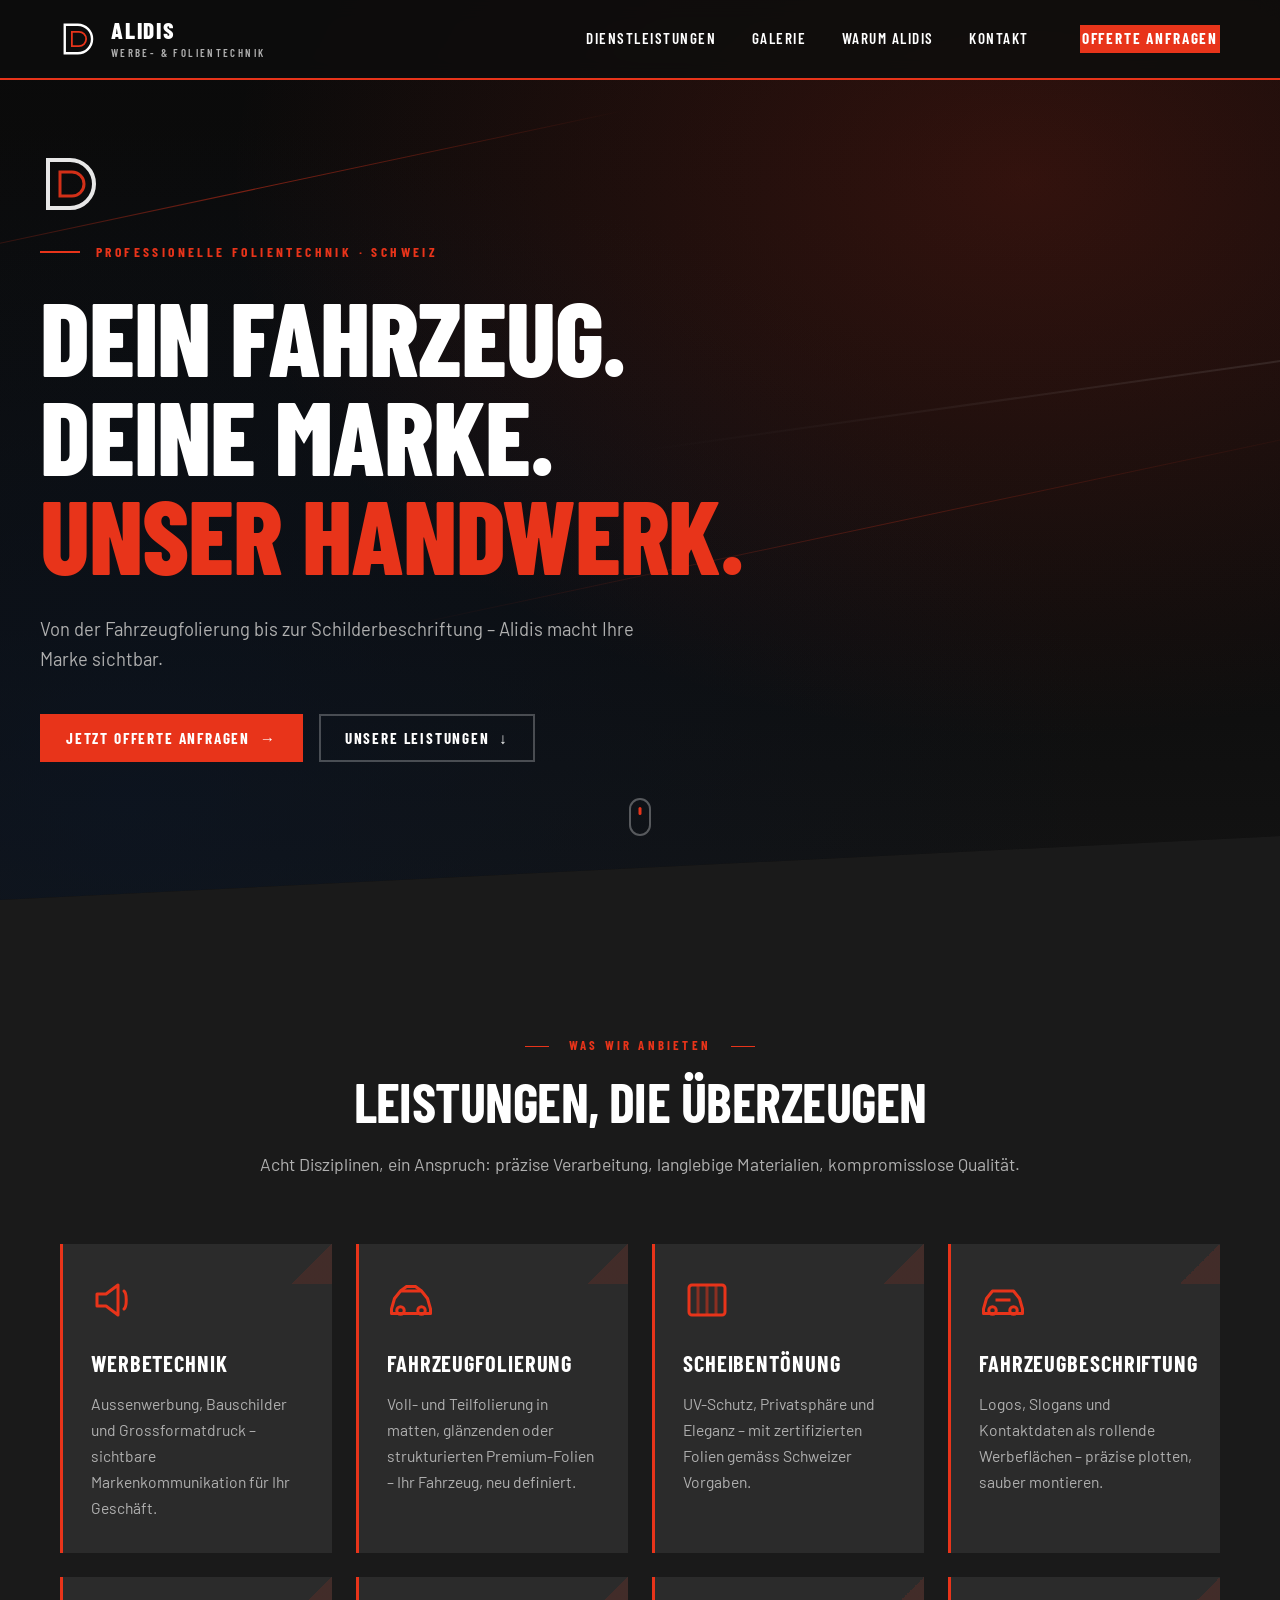
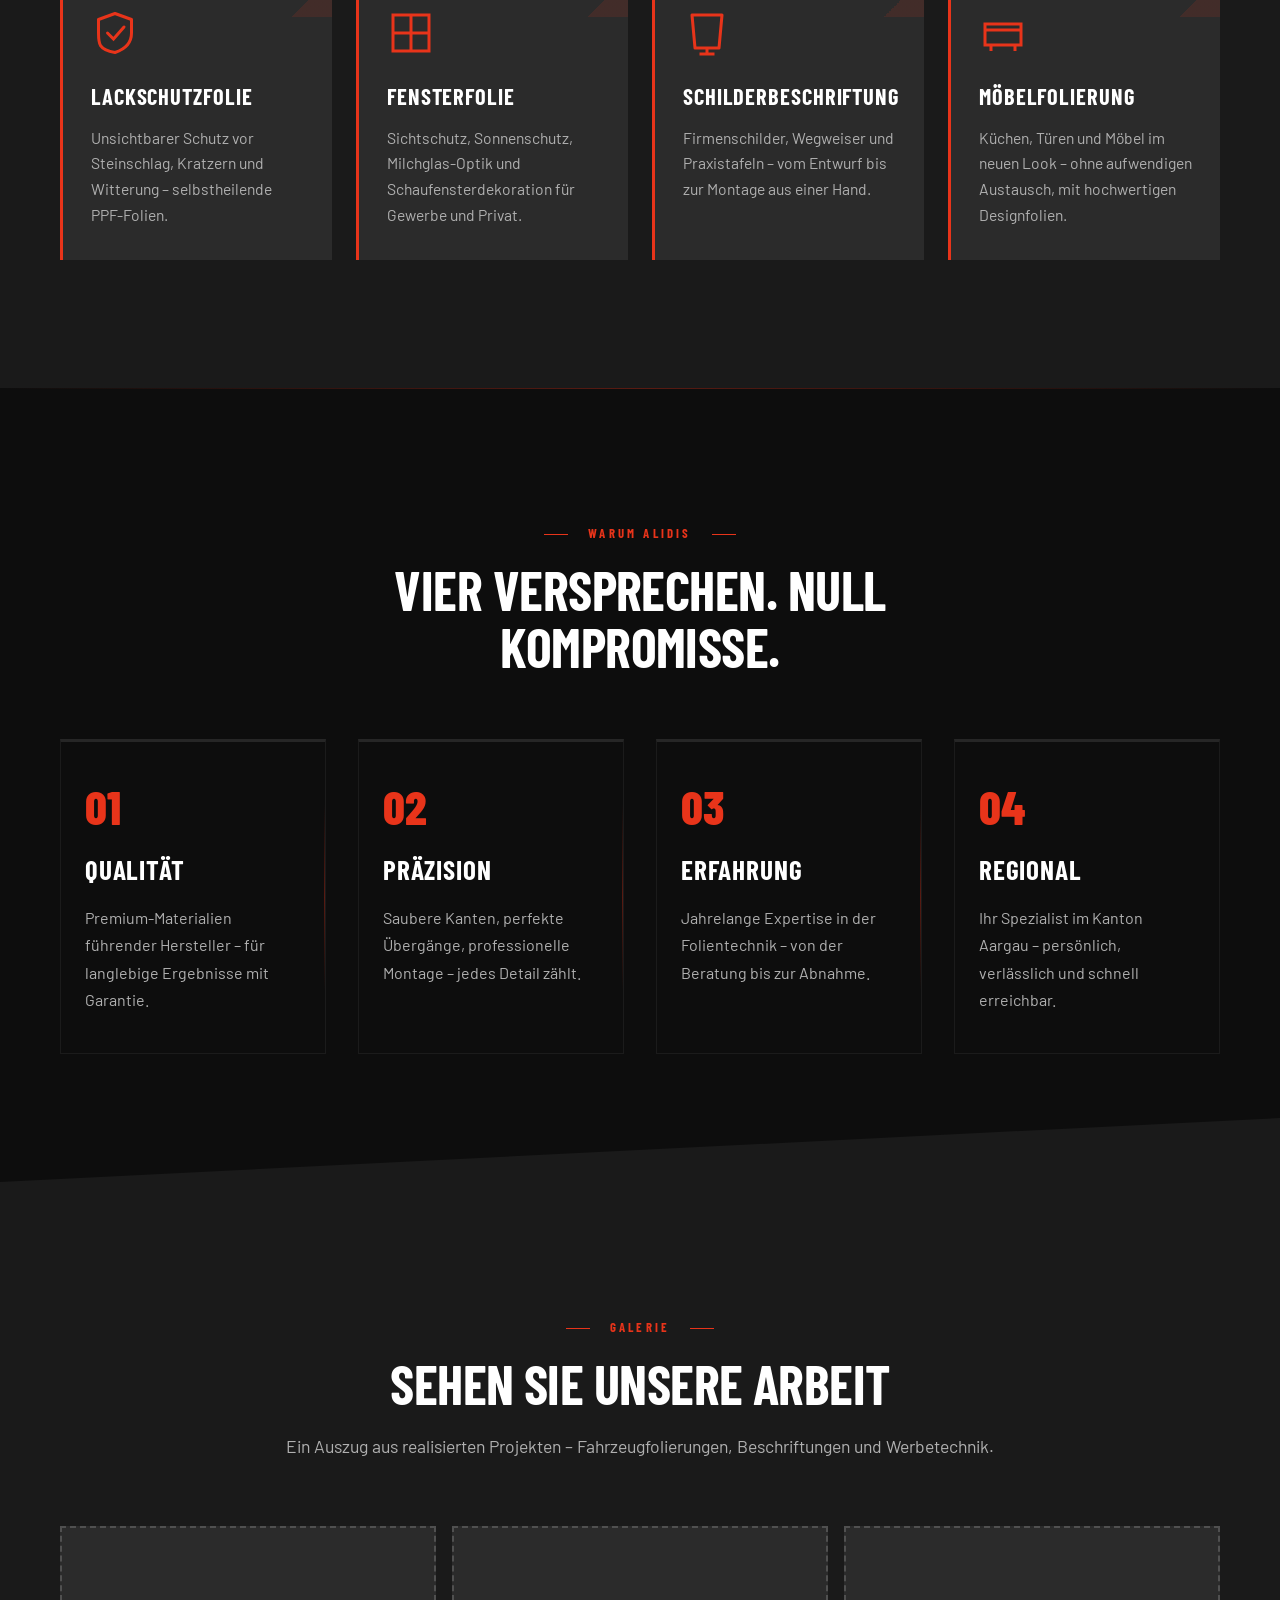
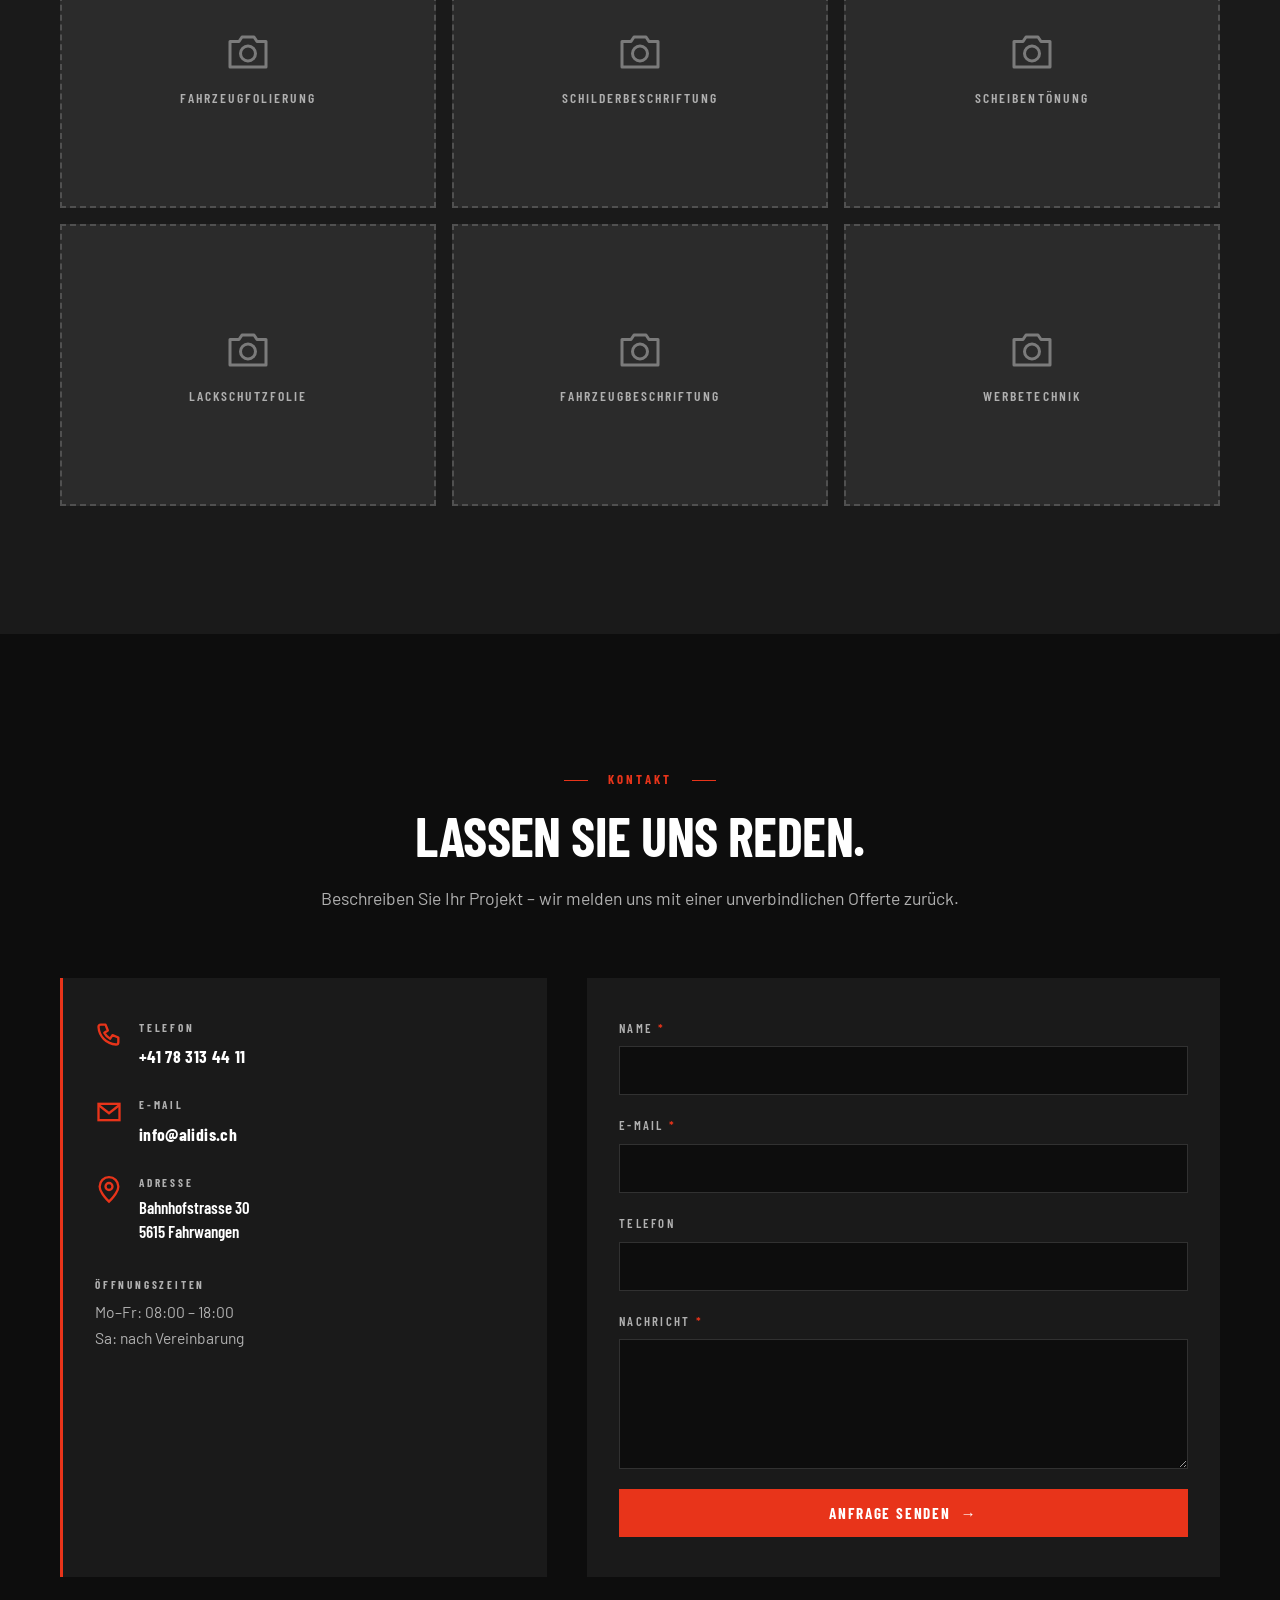
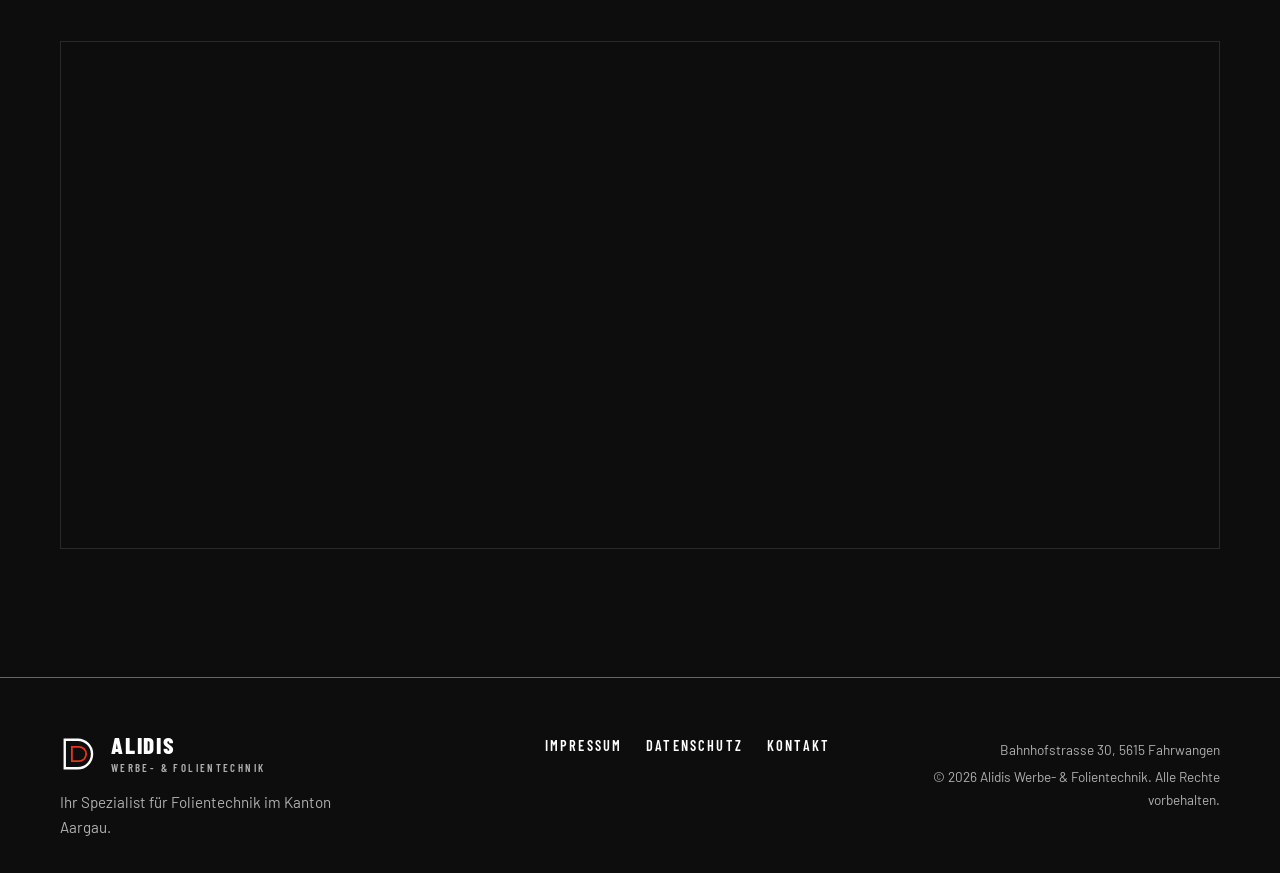
<file: index.html>
<!DOCTYPE html>
<html lang="de-CH">
<head>
  <meta charset="UTF-8">
  <meta name="viewport" content="width=device-width, initial-scale=1.0">
  <title>Alidis Werbe- &amp; Folientechnik | Fahrzeugfolierung &amp; Werbetechnik Aargau</title>

  <meta name="description" content="Alidis Werbe- & Folientechnik – Professionelle Fahrzeugfolierung, Scheibentönung, Werbetechnik und Schilderbeschriftung in Fahrwangen, Kanton Aargau.">
  <meta name="theme-color" content="#0D0D0D">
  <link rel="canonical" href="https://www.alidis.ch/">

  <meta property="og:type" content="website">
  <meta property="og:title" content="Alidis Werbe- & Folientechnik | Fahrwangen, Aargau">
  <meta property="og:description" content="Ihr Spezialist für Fahrzeugfolierung, Lackschutzfolie, Fahrzeugbeschriftung und Werbetechnik in der Schweiz.">
  <meta property="og:image" content="images/og-preview.jpg">
  <meta property="og:url" content="https://www.alidis.ch/">
  <meta property="og:locale" content="de_CH">

  <link rel="preconnect" href="https://fonts.googleapis.com">
  <link rel="preconnect" href="https://fonts.gstatic.com" crossorigin>
  <link href="https://fonts.googleapis.com/css2?family=Barlow:wght@300;400;600;700&family=Barlow+Condensed:wght@600;700;800&display=swap" rel="stylesheet">

  <link rel="stylesheet" href="css/styles.css">

  <style>
    .mob-link {
      font-family: 'Barlow Condensed', sans-serif;
      font-size: 2.4rem;
      font-weight: 700;
      text-transform: uppercase;
      letter-spacing: 0.08em;
      color: #ffffff;
      text-decoration: none;
    }
    .mob-link:hover { color: #E8341A; }
    .mob-cta {
      font-size: 1rem;
      background: #E8341A;
      padding: 0.9rem 2.5rem;
      margin-top: 0.5rem;
      letter-spacing: 0.18em;
    }

    #mobileOverlay {
      position: fixed;
      top: 0; left: 0;
      width: 100vw;
      height: 100vh;
      background: #0D0D0D;
      z-index: 99999;
      display: flex;
      flex-direction: column;
      align-items: center;
      justify-content: center;
      gap: 2rem;
      opacity: 0;
      visibility: hidden;
      transition: opacity 0.35s ease, visibility 0.35s ease;
    }
    #mobileOverlay.is-open {
      opacity: 1;
      visibility: visible;
    }
    #mobileOverlay .mob-link {
      opacity: 0;
      transform: translateY(16px);
      transition: opacity 0.3s ease, transform 0.3s ease, color 0.2s;
    }
    #mobileOverlay.is-open .mob-link:nth-child(2) { opacity:1; transform:none; transition-delay: 0.12s; }
    #mobileOverlay.is-open .mob-link:nth-child(3) { opacity:1; transform:none; transition-delay: 0.18s; }
    #mobileOverlay.is-open .mob-link:nth-child(4) { opacity:1; transform:none; transition-delay: 0.24s; }
    #mobileOverlay.is-open .mob-link:nth-child(5) { opacity:1; transform:none; transition-delay: 0.30s; }
    #mobileOverlay.is-open .mob-link:nth-child(6) { opacity:1; transform:none; transition-delay: 0.36s; }

    @media (max-width: 1023px) {
      #burgerBtn { display: flex !important; }
      .nav__links { display: none !important; }
    }
    @media (min-width: 1024px) {
      #mobileOverlay { display: none !important; }
    }
  </style>

  <script type="application/ld+json">
  {
    "@context": "https://schema.org",
    "@type": "LocalBusiness",
    "name": "Alidis Werbe- & Folientechnik",
    "image": "https://www.alidis.ch/images/og-preview.jpg",
    "address": {
      "@type": "PostalAddress",
      "streetAddress": "Bahnhofstrasse 30",
      "postalCode": "5615",
      "addressLocality": "Fahrwangen",
      "addressRegion": "AG",
      "addressCountry": "CH"
    },
    "telephone": "+41783134411",
    "email": "info@alidis.ch",
    "url": "https://www.alidis.ch",
    "areaServed": "Schweiz",
    "priceRange": "$$"
  }
  </script>
</head>
<body>

  <div id="mobileOverlay">
    <button id="closeMenu" style="
      position: absolute;
      top: 24px; right: 24px;
      background: none;
      border: none;
      color: white;
      font-size: 2rem;
      cursor: pointer;
      line-height: 1;
    ">✕</button>
    <a href="#leistungen" class="mob-link">Dienstleistungen</a>
    <a href="#warum" class="mob-link">Warum Alidis</a>
    <a href="#galerie" class="mob-link">Galerie</a>
    <a href="#kontakt" class="mob-link">Kontakt</a>
    <a href="#kontakt" class="mob-link mob-cta">Offerte anfragen</a>
  </div>

  <a class="skip-link" href="#main">Zum Inhalt springen</a>

  <header class="nav" id="nav">
    <div class="nav__inner">
      <a class="nav__brand" href="index.html" aria-label="Alidis Startseite">
        <span class="logo-mark" aria-hidden="true">
          <svg viewBox="0 0 64 64" xmlns="http://www.w3.org/2000/svg">
            <path d="M8 8 H30 a24 24 0 0 1 0 48 H8 Z" fill="none" stroke="currentColor" stroke-width="4"/>
            <path d="M20 20 H32 a12 12 0 0 1 0 24 H20 Z" fill="none" stroke="#E8341A" stroke-width="3"/>
          </svg>
        </span>
        <span class="logo-text">
          <span class="logo-text__name">ALIDIS</span>
          <span class="logo-text__tag">Werbe- &amp; Folientechnik</span>
        </span>
      </a>

      <nav class="nav__links" id="nav-links" aria-label="Hauptnavigation">
        <a href="#leistungen">Dienstleistungen</a>
        <a href="#galerie">Galerie</a>
        <a href="#warum">Warum Alidis</a>
        <a href="#kontakt">Kontakt</a>
        <a class="btn btn--primary nav__cta" href="#kontakt">Offerte anfragen</a>
      </nav>

      <button id="burgerBtn" aria-label="Menü" style="
        display: none;
        flex-direction: column;
        gap: 5px;
        background: none;
        border: none;
        cursor: pointer;
        padding: 4px;
      ">
        <span style="display:block;width:24px;height:2px;background:#fff"></span>
        <span style="display:block;width:24px;height:2px;background:#fff"></span>
        <span style="display:block;width:24px;height:2px;background:#fff"></span>
      </button>
    </div>
  </header>

  <main id="main">

    <section class="hero" id="hero">
      <div class="hero__bg" aria-hidden="true">
        <span class="hero__line hero__line--1"></span>
        <span class="hero__line hero__line--2"></span>
        <span class="hero__line hero__line--3"></span>
      </div>

      <div class="hero__inner">
        <span class="logo-mark logo-mark--xl hero__mark" aria-hidden="true">
          <svg viewBox="0 0 64 64" xmlns="http://www.w3.org/2000/svg">
            <path d="M8 8 H30 a24 24 0 0 1 0 48 H8 Z" fill="none" stroke="currentColor" stroke-width="4"/>
            <path d="M20 20 H32 a12 12 0 0 1 0 24 H20 Z" fill="none" stroke="#E8341A" stroke-width="3"/>
          </svg>
        </span>

        <p class="hero__label stagger" style="--d:0.1s">Professionelle Folientechnik &middot; Schweiz</p>

        <h1 class="hero__title">
          <span class="stagger" style="--d:0.25s">Dein Fahrzeug.</span>
          <span class="stagger" style="--d:0.45s">Deine Marke.</span>
          <span class="stagger stagger--accent" style="--d:0.65s">Unser Handwerk.</span>
        </h1>

        <p class="hero__subline stagger" style="--d:0.85s">
          Von der Fahrzeugfolierung bis zur Schilderbeschriftung &ndash; Alidis macht Ihre Marke sichtbar.
        </p>

        <div class="hero__ctas stagger" style="--d:1s">
          <a class="btn btn--primary" href="#kontakt">Jetzt Offerte anfragen <span aria-hidden="true">&rarr;</span></a>
          <a class="btn btn--ghost" href="#leistungen">Unsere Leistungen <span aria-hidden="true">&darr;</span></a>
        </div>
      </div>

      <div class="hero__scroll" aria-hidden="true">
        <span></span>
      </div>
    </section>

    <section class="section section--services" id="leistungen">
      <div class="container">
        <header class="section__head reveal">
          <span class="eyebrow">Was wir anbieten</span>
          <h2 class="section__title">Leistungen, die überzeugen</h2>
          <p class="section__lead">Acht Disziplinen, ein Anspruch: präzise Verarbeitung, langlebige Materialien, kompromisslose Qualität.</p>
        </header>

        <div class="service-grid">
          <article class="service-card reveal">
            <span class="service-card__icon" aria-hidden="true">
              <svg viewBox="0 0 32 32"><path d="M4 12h6l8-6v20l-8-6H4z" fill="none" stroke="currentColor" stroke-width="2" stroke-linejoin="round"/><path d="M22 10c2 1.5 2 10.5 0 12" fill="none" stroke="currentColor" stroke-width="2" stroke-linecap="round"/></svg>
            </span>
            <h3 class="service-card__title">Werbetechnik</h3>
            <p class="service-card__text">Aussenwerbung, Bauschilder und Grossformatdruck &ndash; sichtbare Markenkommunikation für Ihr Geschäft.</p>
          </article>

          <article class="service-card reveal">
            <span class="service-card__icon" aria-hidden="true">
              <svg viewBox="0 0 32 32"><path d="M3 22l2-7 4-5h14l4 5 2 7v3H3z" fill="none" stroke="currentColor" stroke-width="2" stroke-linejoin="round"/><circle cx="9" cy="23" r="2.5" fill="none" stroke="currentColor" stroke-width="2"/><circle cx="23" cy="23" r="2.5" fill="none" stroke="currentColor" stroke-width="2"/><path d="M9 10l4-3h6l4 3" fill="none" stroke="currentColor" stroke-width="2"/></svg>
            </span>
            <h3 class="service-card__title">Fahrzeugfolierung</h3>
            <p class="service-card__text">Voll- und Teilfolierung in matten, glänzenden oder strukturierten Premium-Folien &ndash; Ihr Fahrzeug, neu definiert.</p>
          </article>

          <article class="service-card reveal">
            <span class="service-card__icon" aria-hidden="true">
              <svg viewBox="0 0 32 32"><rect x="4" y="6" width="24" height="20" rx="2" fill="none" stroke="currentColor" stroke-width="2"/><path d="M10 6v20M16 6v20M22 6v20" stroke="currentColor" stroke-width="2" opacity="0.5"/></svg>
            </span>
            <h3 class="service-card__title">Scheibentönung</h3>
            <p class="service-card__text">UV-Schutz, Privatsphäre und Eleganz &ndash; mit zertifizierten Folien gemäss Schweizer Vorgaben.</p>
          </article>

          <article class="service-card reveal">
            <span class="service-card__icon" aria-hidden="true">
              <svg viewBox="0 0 32 32"><path d="M3 22l2-7 4-5h14l4 5 2 7v3H3z" fill="none" stroke="currentColor" stroke-width="2" stroke-linejoin="round"/><circle cx="9" cy="23" r="2.5" fill="none" stroke="currentColor" stroke-width="2"/><circle cx="23" cy="23" r="2.5" fill="none" stroke="currentColor" stroke-width="2"/><path d="M11 16h10" stroke="currentColor" stroke-width="2"/></svg>
            </span>
            <h3 class="service-card__title">Fahrzeugbeschriftung</h3>
            <p class="service-card__text">Logos, Slogans und Kontaktdaten als rollende Werbeflächen &ndash; präzise plotten, sauber montieren.</p>
          </article>

          <article class="service-card reveal">
            <span class="service-card__icon" aria-hidden="true">
              <svg viewBox="0 0 32 32"><path d="M16 3l11 4v9c0 7-5 11-11 13C5 27 5 23 5 16V7z" fill="none" stroke="currentColor" stroke-width="2" stroke-linejoin="round"/><path d="M11 16l4 4 7-8" fill="none" stroke="currentColor" stroke-width="2" stroke-linecap="round"/></svg>
            </span>
            <h3 class="service-card__title">Lackschutzfolie</h3>
            <p class="service-card__text">Unsichtbarer Schutz vor Steinschlag, Kratzern und Witterung &ndash; selbstheilende PPF-Folien.</p>
          </article>

          <article class="service-card reveal">
            <span class="service-card__icon" aria-hidden="true">
              <svg viewBox="0 0 32 32"><rect x="4" y="4" width="24" height="24" fill="none" stroke="currentColor" stroke-width="2"/><path d="M16 4v24M4 16h24" stroke="currentColor" stroke-width="2"/></svg>
            </span>
            <h3 class="service-card__title">Fensterfolie</h3>
            <p class="service-card__text">Sichtschutz, Sonnenschutz, Milchglas-Optik und Schaufensterdekoration für Gewerbe und Privat.</p>
          </article>

          <article class="service-card reveal">
            <span class="service-card__icon" aria-hidden="true">
              <svg viewBox="0 0 32 32"><path d="M6 4h20l-2 22H8z" fill="none" stroke="currentColor" stroke-width="2" stroke-linejoin="round"/><path d="M16 26v4M11 30h10" stroke="currentColor" stroke-width="2"/></svg>
            </span>
            <h3 class="service-card__title">Schilderbeschriftung</h3>
            <p class="service-card__text">Firmenschilder, Wegweiser und Praxistafeln &ndash; vom Entwurf bis zur Montage aus einer Hand.</p>
          </article>

          <article class="service-card reveal">
            <span class="service-card__icon" aria-hidden="true">
              <svg viewBox="0 0 32 32"><rect x="4" y="10" width="24" height="14" fill="none" stroke="currentColor" stroke-width="2"/><path d="M8 24v4M24 24v4M4 14h24" stroke="currentColor" stroke-width="2"/></svg>
            </span>
            <h3 class="service-card__title">Möbelfolierung</h3>
            <p class="service-card__text">Küchen, Türen und Möbel im neuen Look &ndash; ohne aufwendigen Austausch, mit hochwertigen Designfolien.</p>
          </article>
        </div>
      </div>
    </section>

    <section class="section section--why" id="warum">
      <div class="container">
        <header class="section__head reveal">
          <span class="eyebrow">Warum Alidis</span>
          <h2 class="section__title">Vier Versprechen. Null Kompromisse.</h2>
        </header>

        <div class="pillars">
          <div class="pillar reveal">
            <span class="pillar__num">01</span>
            <h3 class="pillar__title">Qualität</h3>
            <p class="pillar__text">Premium-Materialien führender Hersteller &ndash; für langlebige Ergebnisse mit Garantie.</p>
          </div>
          <div class="pillar reveal">
            <span class="pillar__num">02</span>
            <h3 class="pillar__title">Präzision</h3>
            <p class="pillar__text">Saubere Kanten, perfekte Übergänge, professionelle Montage &ndash; jedes Detail zählt.</p>
          </div>
          <div class="pillar reveal">
            <span class="pillar__num">03</span>
            <h3 class="pillar__title">Erfahrung</h3>
            <p class="pillar__text">Jahrelange Expertise in der Folientechnik &ndash; von der Beratung bis zur Abnahme.</p>
          </div>
          <div class="pillar reveal">
            <span class="pillar__num">04</span>
            <h3 class="pillar__title">Regional</h3>
            <p class="pillar__text">Ihr Spezialist im Kanton Aargau &ndash; persönlich, verlässlich und schnell erreichbar.</p>
          </div>
        </div>
      </div>
    </section>

    <section class="section section--gallery" id="galerie">
      <div class="container">
        <header class="section__head reveal">
          <span class="eyebrow">Galerie</span>
          <h2 class="section__title">Sehen Sie unsere Arbeit</h2>
          <p class="section__lead">Ein Auszug aus realisierten Projekten &ndash; Fahrzeugfolierungen, Beschriftungen und Werbetechnik.</p>
        </header>

        <!-- Echte Projektfotos vom Kunden einfügen -->
        <div class="gallery">
          <button class="gallery__tile reveal" type="button" data-img="" aria-label="Projektfoto 1 öffnen">
            <span class="gallery__icon" aria-hidden="true">
              <svg viewBox="0 0 32 32"><path d="M4 9h6l2-3h8l2 3h6v17H4z" fill="none" stroke="currentColor" stroke-width="2" stroke-linejoin="round"/><circle cx="16" cy="17" r="5" fill="none" stroke="currentColor" stroke-width="2"/></svg>
            </span>
            <span class="gallery__caption">Fahrzeugfolierung</span>
          </button>
          <button class="gallery__tile reveal" type="button" data-img="" aria-label="Projektfoto 2 öffnen">
            <span class="gallery__icon" aria-hidden="true">
              <svg viewBox="0 0 32 32"><path d="M4 9h6l2-3h8l2 3h6v17H4z" fill="none" stroke="currentColor" stroke-width="2" stroke-linejoin="round"/><circle cx="16" cy="17" r="5" fill="none" stroke="currentColor" stroke-width="2"/></svg>
            </span>
            <span class="gallery__caption">Schilderbeschriftung</span>
          </button>
          <button class="gallery__tile reveal" type="button" data-img="" aria-label="Projektfoto 3 öffnen">
            <span class="gallery__icon" aria-hidden="true">
              <svg viewBox="0 0 32 32"><path d="M4 9h6l2-3h8l2 3h6v17H4z" fill="none" stroke="currentColor" stroke-width="2" stroke-linejoin="round"/><circle cx="16" cy="17" r="5" fill="none" stroke="currentColor" stroke-width="2"/></svg>
            </span>
            <span class="gallery__caption">Scheibentönung</span>
          </button>
          <button class="gallery__tile reveal" type="button" data-img="" aria-label="Projektfoto 4 öffnen">
            <span class="gallery__icon" aria-hidden="true">
              <svg viewBox="0 0 32 32"><path d="M4 9h6l2-3h8l2 3h6v17H4z" fill="none" stroke="currentColor" stroke-width="2" stroke-linejoin="round"/><circle cx="16" cy="17" r="5" fill="none" stroke="currentColor" stroke-width="2"/></svg>
            </span>
            <span class="gallery__caption">Lackschutzfolie</span>
          </button>
          <button class="gallery__tile reveal" type="button" data-img="" aria-label="Projektfoto 5 öffnen">
            <span class="gallery__icon" aria-hidden="true">
              <svg viewBox="0 0 32 32"><path d="M4 9h6l2-3h8l2 3h6v17H4z" fill="none" stroke="currentColor" stroke-width="2" stroke-linejoin="round"/><circle cx="16" cy="17" r="5" fill="none" stroke="currentColor" stroke-width="2"/></svg>
            </span>
            <span class="gallery__caption">Fahrzeugbeschriftung</span>
          </button>
          <button class="gallery__tile reveal" type="button" data-img="" aria-label="Projektfoto 6 öffnen">
            <span class="gallery__icon" aria-hidden="true">
              <svg viewBox="0 0 32 32"><path d="M4 9h6l2-3h8l2 3h6v17H4z" fill="none" stroke="currentColor" stroke-width="2" stroke-linejoin="round"/><circle cx="16" cy="17" r="5" fill="none" stroke="currentColor" stroke-width="2"/></svg>
            </span>
            <span class="gallery__caption">Werbetechnik</span>
          </button>
        </div>
      </div>
    </section>

    <section class="section section--contact" id="kontakt">
      <div class="container">
        <header class="section__head reveal">
          <span class="eyebrow">Kontakt</span>
          <h2 class="section__title">Lassen Sie uns reden.</h2>
          <p class="section__lead">Beschreiben Sie Ihr Projekt &ndash; wir melden uns mit einer unverbindlichen Offerte zurück.</p>
        </header>

        <div class="contact">
          <aside class="contact__info reveal">
            <ul class="contact__list">
              <li>
                <span class="contact__icon" aria-hidden="true">
                  <svg viewBox="0 0 24 24"><path d="M5 4h4l2 5-3 2a12 12 0 0 0 5 5l2-3 5 2v4a2 2 0 0 1-2 2A16 16 0 0 1 3 6a2 2 0 0 1 2-2z" fill="none" stroke="currentColor" stroke-width="2" stroke-linejoin="round"/></svg>
                </span>
                <div>
                  <span class="contact__label">Telefon</span>
                  <a href="tel:+41783134411">+41 78 313 44 11</a>
                </div>
              </li>
              <li>
                <span class="contact__icon" aria-hidden="true">
                  <svg viewBox="0 0 24 24"><rect x="3" y="5" width="18" height="14" fill="none" stroke="currentColor" stroke-width="2"/><path d="M3 6l9 7 9-7" fill="none" stroke="currentColor" stroke-width="2"/></svg>
                </span>
                <div>
                  <span class="contact__label">E-Mail</span>
                  <a href="mailto:info@alidis.ch">info@alidis.ch</a>
                </div>
              </li>
              <li>
                <span class="contact__icon" aria-hidden="true">
                  <svg viewBox="0 0 24 24"><path d="M12 22s8-7.5 8-13a8 8 0 1 0-16 0c0 5.5 8 13 8 13z" fill="none" stroke="currentColor" stroke-width="2"/><circle cx="12" cy="9" r="3" fill="none" stroke="currentColor" stroke-width="2"/></svg>
                </span>
                <div>
                  <span class="contact__label">Adresse</span>
                  <address>Bahnhofstrasse 30<br>5615 Fahrwangen</address>
                </div>
              </li>
            </ul>

            <div class="contact__hours">
              <span class="contact__label">Öffnungszeiten</span>
              <p>Mo&ndash;Fr: 08:00 &ndash; 18:00<br>Sa: nach Vereinbarung</p>
            </div>
          </aside>

          <form class="contact__form reveal" action="mailto:info@alidis.ch" method="post" enctype="text/plain">
            <div class="field">
              <label for="name">Name <span aria-hidden="true">*</span></label>
              <input id="name" name="name" type="text" required>
            </div>
            <div class="field">
              <label for="email">E-Mail <span aria-hidden="true">*</span></label>
              <input id="email" name="email" type="email" required>
            </div>
            <div class="field">
              <label for="phone">Telefon</label>
              <input id="phone" name="phone" type="tel">
            </div>
            <div class="field">
              <label for="message">Nachricht <span aria-hidden="true">*</span></label>
              <textarea id="message" name="message" rows="5" required></textarea>
            </div>
            <button class="btn btn--primary btn--block" type="submit">Anfrage senden <span aria-hidden="true">&rarr;</span></button>
          </form>
        </div>

        <div class="map reveal">
          <iframe
            title="Standort Alidis Fahrwangen"
            src="https://www.google.com/maps?q=Bahnhofstrasse+30,+5615+Fahrwangen&output=embed"
            loading="lazy"
            referrerpolicy="no-referrer-when-downgrade"
            allowfullscreen></iframe>
        </div>
      </div>
    </section>

  </main>

  <footer class="footer">
    <div class="container footer__inner">
      <div class="footer__brand">
        <a class="nav__brand" href="index.html" aria-label="Alidis Startseite">
          <span class="logo-mark" aria-hidden="true">
            <svg viewBox="0 0 64 64" xmlns="http://www.w3.org/2000/svg">
              <path d="M8 8 H30 a24 24 0 0 1 0 48 H8 Z" fill="none" stroke="currentColor" stroke-width="4"/>
              <path d="M20 20 H32 a12 12 0 0 1 0 24 H20 Z" fill="none" stroke="#E8341A" stroke-width="3"/>
            </svg>
          </span>
          <span class="logo-text">
            <span class="logo-text__name">ALIDIS</span>
            <span class="logo-text__tag">Werbe- &amp; Folientechnik</span>
          </span>
        </a>
        <p class="footer__tag">Ihr Spezialist für Folientechnik im Kanton Aargau.</p>
      </div>

      <nav class="footer__links" aria-label="Rechtliche Hinweise">
        <a href="impressum.html">Impressum</a>
        <a href="datenschutz.html">Datenschutz</a>
        <a href="#kontakt">Kontakt</a>
      </nav>

      <div class="footer__meta">
        <p>Bahnhofstrasse 30, 5615 Fahrwangen</p>
        <p>&copy; <span id="year">2026</span> Alidis Werbe- &amp; Folientechnik. Alle Rechte vorbehalten.</p>
      </div>
    </div>
  </footer>

  <div class="lightbox" id="lightbox" hidden>
    <button class="lightbox__close" type="button" aria-label="Schliessen">&times;</button>
    <div class="lightbox__content">
      <div class="lightbox__placeholder">
        <span class="gallery__icon" aria-hidden="true">
          <svg viewBox="0 0 32 32"><path d="M4 9h6l2-3h8l2 3h6v17H4z" fill="none" stroke="currentColor" stroke-width="2" stroke-linejoin="round"/><circle cx="16" cy="17" r="5" fill="none" stroke="currentColor" stroke-width="2"/></svg>
        </span>
        <p class="lightbox__caption" id="lightbox-caption">Bald verfügbar</p>
      </div>
    </div>
  </div>

  <script src="js/main.js"></script>

  <script>
    const overlay = document.getElementById('mobileOverlay');
    const burgerBtn = document.getElementById('burgerBtn');
    const closeBtn = document.getElementById('closeMenu');

    function openMenu() {
      overlay.classList.add('is-open');
      document.body.style.overflow = 'hidden';
    }
    function closeMenu() {
      overlay.classList.remove('is-open');
      document.body.style.overflow = '';
    }

    burgerBtn.addEventListener('click', openMenu);
    closeBtn.addEventListener('click', closeMenu);
    document.querySelectorAll('.mob-link').forEach(l => {
      l.addEventListener('click', closeMenu);
    });
    document.addEventListener('keydown', e => {
      if (e.key === 'Escape') closeMenu();
    });
  </script>
</body>
</html>
</file>
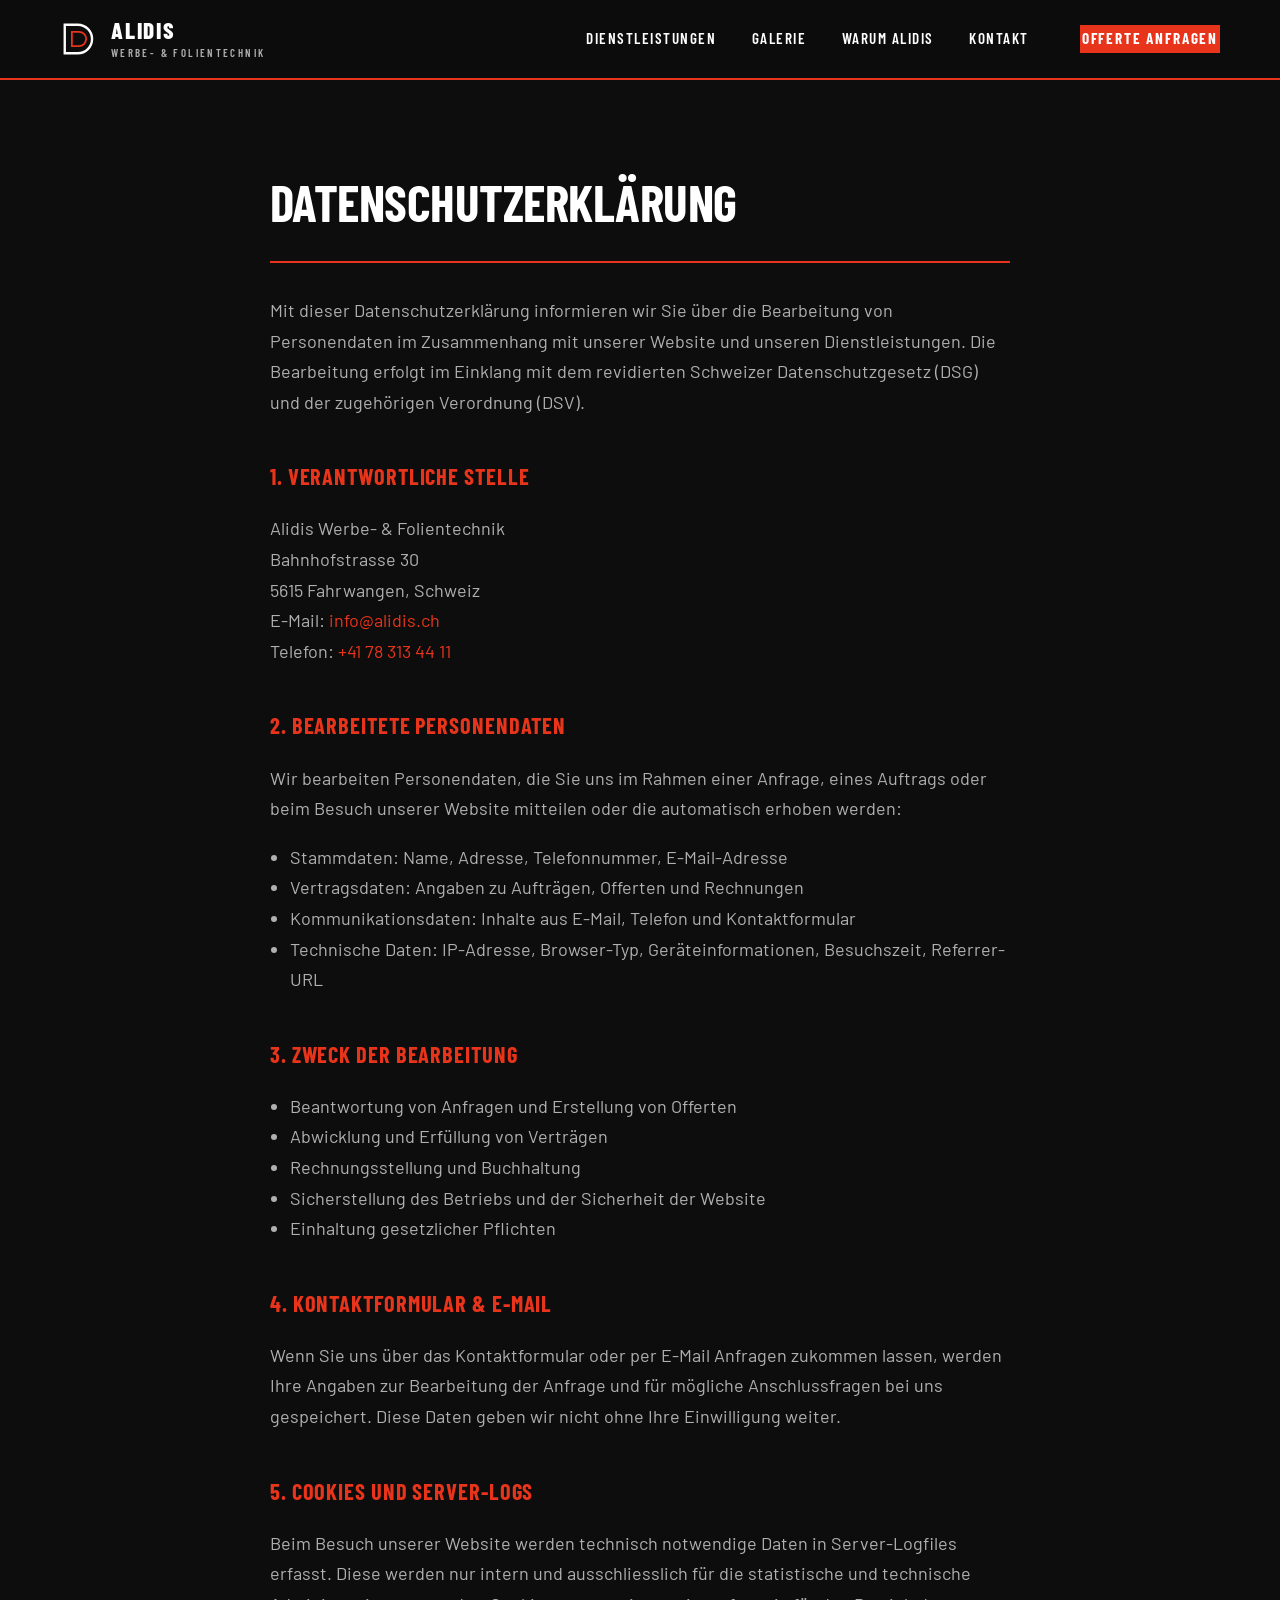
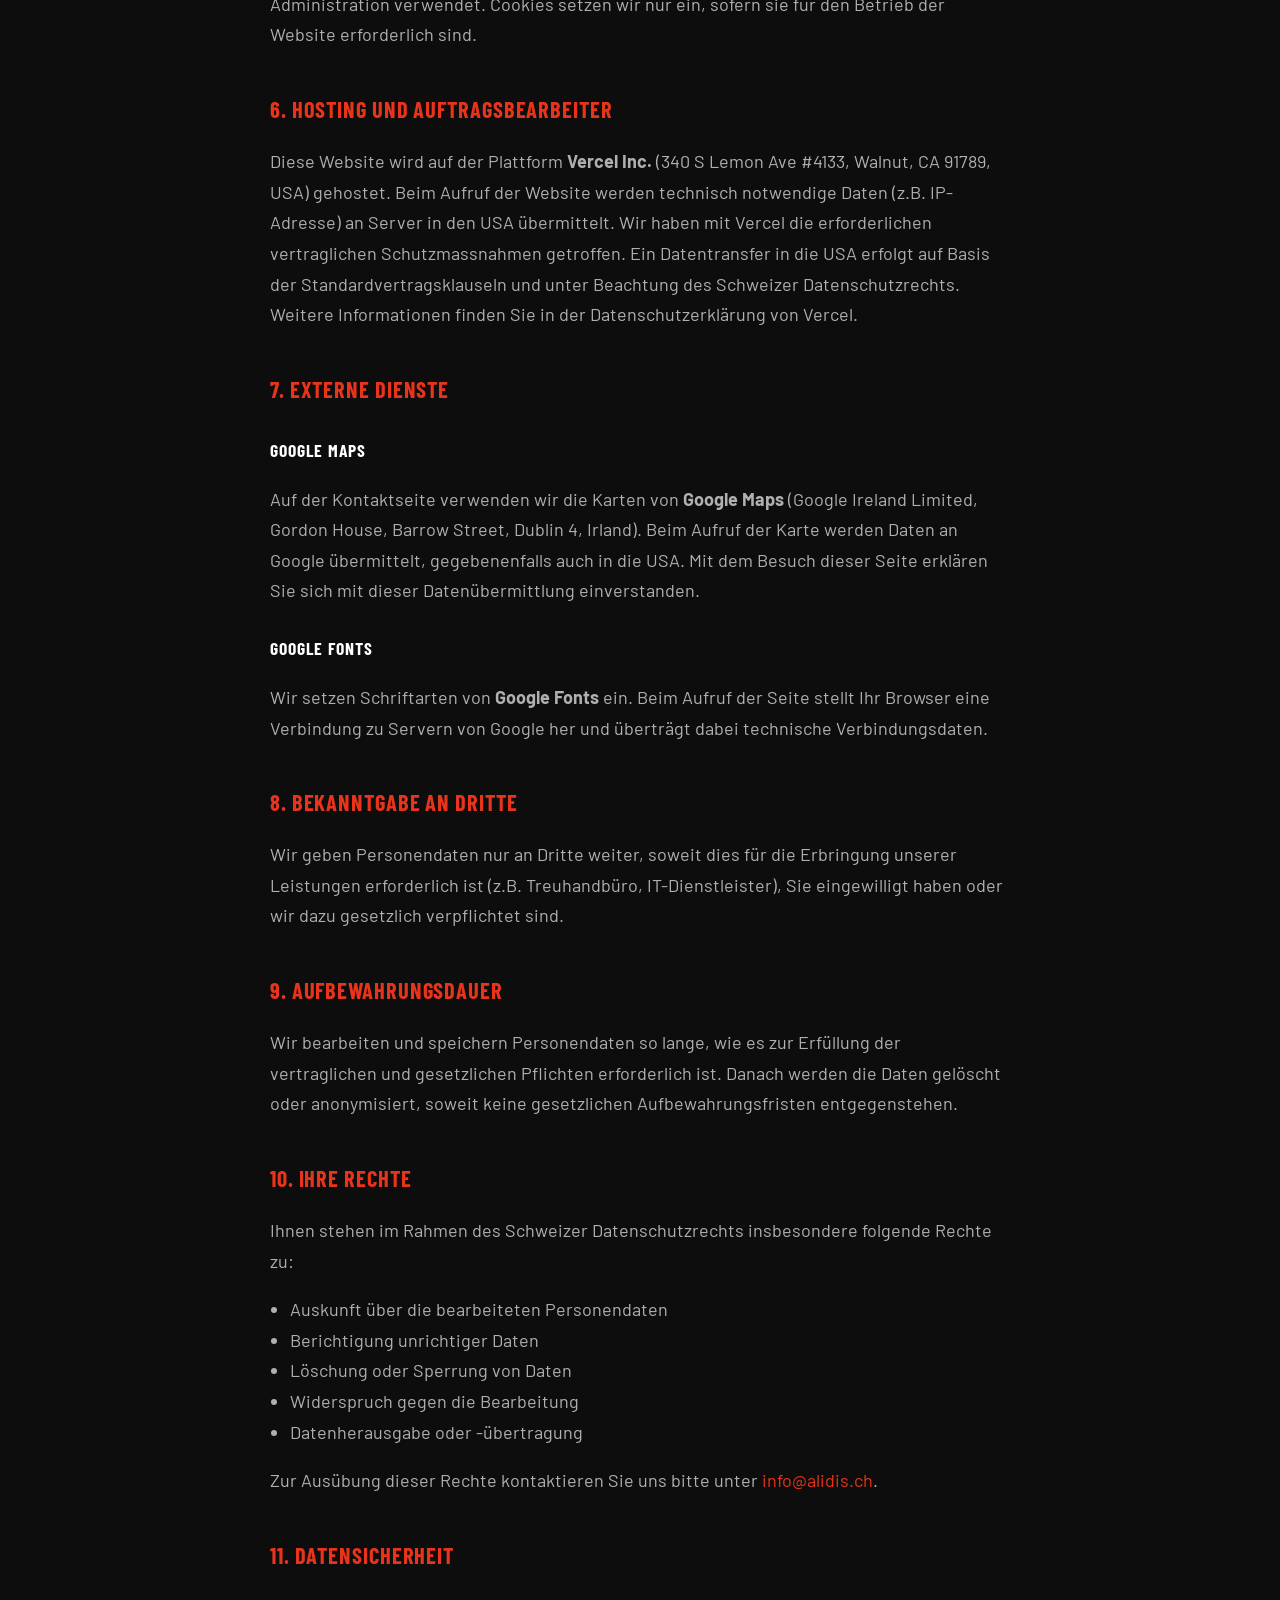
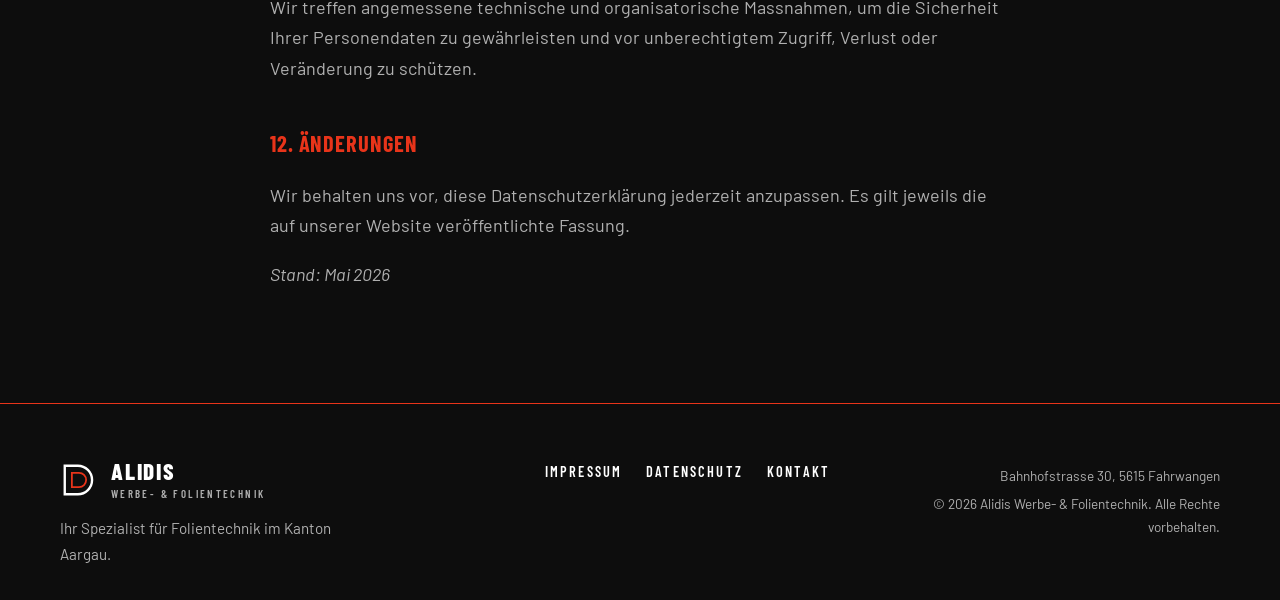
<file: datenschutz.html>
<!DOCTYPE html>
<html lang="de-CH">
<head>
  <meta charset="UTF-8">
  <meta name="viewport" content="width=device-width, initial-scale=1.0">
  <title>Datenschutzerklärung | Alidis Werbe- &amp; Folientechnik</title>

  <meta name="description" content="Datenschutzerklärung von Alidis Werbe- & Folientechnik – DSG-konform, Schweiz.">
  <meta name="robots" content="index,follow">
  <link rel="canonical" href="https://www.alidis.ch/datenschutz.html">

  <meta property="og:type" content="website">
  <meta property="og:title" content="Datenschutzerklärung | Alidis Werbe- & Folientechnik">
  <meta property="og:description" content="Informationen zur Bearbeitung personenbezogener Daten gemäss Schweizer Datenschutzgesetz (DSG).">
  <meta property="og:url" content="https://www.alidis.ch/datenschutz.html">

  <link rel="preconnect" href="https://fonts.googleapis.com">
  <link rel="preconnect" href="https://fonts.gstatic.com" crossorigin>
  <link href="https://fonts.googleapis.com/css2?family=Barlow:wght@300;400;600;700&family=Barlow+Condensed:wght@600;700;800&display=swap" rel="stylesheet">

  <link rel="stylesheet" href="css/styles.css">
</head>
<body>

  <a class="skip-link" href="#main">Zum Inhalt springen</a>

  <header class="nav" id="nav">
    <div class="nav__inner">
      <a class="nav__brand" href="index.html" aria-label="Alidis Startseite">
        <span class="logo-mark" aria-hidden="true">
          <svg viewBox="0 0 64 64" xmlns="http://www.w3.org/2000/svg">
            <path d="M8 8 H30 a24 24 0 0 1 0 48 H8 Z" fill="none" stroke="currentColor" stroke-width="4"/>
            <path d="M20 20 H32 a12 12 0 0 1 0 24 H20 Z" fill="none" stroke="#E8341A" stroke-width="3"/>
          </svg>
        </span>
        <span class="logo-text">
          <span class="logo-text__name">ALIDIS</span>
          <span class="logo-text__tag">Werbe- &amp; Folientechnik</span>
        </span>
      </a>

      <nav class="nav__links" id="nav-links" aria-label="Hauptnavigation">
        <a href="index.html#leistungen">Dienstleistungen</a>
        <a href="index.html#galerie">Galerie</a>
        <a href="index.html#warum">Warum Alidis</a>
        <a href="index.html#kontakt">Kontakt</a>
        <a class="btn btn--primary nav__cta" href="index.html#kontakt">Offerte anfragen</a>
      </nav>

      <button class="nav__toggle" id="nav-toggle" aria-label="Menü öffnen" aria-expanded="false" aria-controls="nav-links">
        <span></span><span></span><span></span>
      </button>
    </div>
  </header>

  <main id="main" class="legal">
    <div class="container legal__inner">
      <h1>Datenschutzerklärung</h1>

      <p>
        Mit dieser Datenschutzerklärung informieren wir Sie über die Bearbeitung von Personendaten im Zusammenhang mit unserer
        Website und unseren Dienstleistungen. Die Bearbeitung erfolgt im Einklang mit dem revidierten Schweizer
        Datenschutzgesetz (DSG) und der zugehörigen Verordnung (DSV).
      </p>

      <h2>1. Verantwortliche Stelle</h2>
      <p>
        Alidis Werbe- &amp; Folientechnik<br>
        Bahnhofstrasse 30<br>
        5615 Fahrwangen, Schweiz<br>
        E-Mail: <a href="mailto:info@alidis.ch">info@alidis.ch</a><br>
        Telefon: <a href="tel:+41783134411">+41 78 313 44 11</a>
      </p>

      <h2>2. Bearbeitete Personendaten</h2>
      <p>Wir bearbeiten Personendaten, die Sie uns im Rahmen einer Anfrage, eines Auftrags oder beim Besuch unserer Website mitteilen oder die automatisch erhoben werden:</p>
      <ul>
        <li>Stammdaten: Name, Adresse, Telefonnummer, E-Mail-Adresse</li>
        <li>Vertragsdaten: Angaben zu Aufträgen, Offerten und Rechnungen</li>
        <li>Kommunikationsdaten: Inhalte aus E-Mail, Telefon und Kontaktformular</li>
        <li>Technische Daten: IP-Adresse, Browser-Typ, Geräteinformationen, Besuchszeit, Referrer-URL</li>
      </ul>

      <h2>3. Zweck der Bearbeitung</h2>
      <ul>
        <li>Beantwortung von Anfragen und Erstellung von Offerten</li>
        <li>Abwicklung und Erfüllung von Verträgen</li>
        <li>Rechnungsstellung und Buchhaltung</li>
        <li>Sicherstellung des Betriebs und der Sicherheit der Website</li>
        <li>Einhaltung gesetzlicher Pflichten</li>
      </ul>

      <h2>4. Kontaktformular &amp; E-Mail</h2>
      <p>
        Wenn Sie uns über das Kontaktformular oder per E-Mail Anfragen zukommen lassen, werden Ihre Angaben zur Bearbeitung
        der Anfrage und für mögliche Anschlussfragen bei uns gespeichert. Diese Daten geben wir nicht ohne Ihre Einwilligung
        weiter.
      </p>

      <h2>5. Cookies und Server-Logs</h2>
      <p>
        Beim Besuch unserer Website werden technisch notwendige Daten in Server-Logfiles erfasst. Diese werden nur intern
        und ausschliesslich für die statistische und technische Administration verwendet. Cookies setzen wir nur ein, sofern
        sie für den Betrieb der Website erforderlich sind.
      </p>

      <h2>6. Hosting und Auftragsbearbeiter</h2>
      <p>
        Diese Website wird auf der Plattform <strong>Vercel Inc.</strong> (340 S Lemon Ave #4133, Walnut, CA 91789, USA)
        gehostet. Beim Aufruf der Website werden technisch notwendige Daten (z.B. IP-Adresse) an Server in den USA
        übermittelt. Wir haben mit Vercel die erforderlichen vertraglichen Schutzmassnahmen getroffen. Ein Datentransfer in
        die USA erfolgt auf Basis der Standardvertragsklauseln und unter Beachtung des Schweizer Datenschutzrechts. Weitere
        Informationen finden Sie in der Datenschutzerklärung von Vercel.
      </p>

      <h2>7. Externe Dienste</h2>
      <h3>Google Maps</h3>
      <p>
        Auf der Kontaktseite verwenden wir die Karten von <strong>Google Maps</strong> (Google Ireland Limited, Gordon House,
        Barrow Street, Dublin 4, Irland). Beim Aufruf der Karte werden Daten an Google übermittelt, gegebenenfalls auch in
        die USA. Mit dem Besuch dieser Seite erklären Sie sich mit dieser Datenübermittlung einverstanden.
      </p>
      <h3>Google Fonts</h3>
      <p>
        Wir setzen Schriftarten von <strong>Google Fonts</strong> ein. Beim Aufruf der Seite stellt Ihr Browser eine
        Verbindung zu Servern von Google her und überträgt dabei technische Verbindungsdaten.
      </p>

      <h2>8. Bekanntgabe an Dritte</h2>
      <p>
        Wir geben Personendaten nur an Dritte weiter, soweit dies für die Erbringung unserer Leistungen erforderlich ist
        (z.B. Treuhandbüro, IT-Dienstleister), Sie eingewilligt haben oder wir dazu gesetzlich verpflichtet sind.
      </p>

      <h2>9. Aufbewahrungsdauer</h2>
      <p>
        Wir bearbeiten und speichern Personendaten so lange, wie es zur Erfüllung der vertraglichen und gesetzlichen
        Pflichten erforderlich ist. Danach werden die Daten gelöscht oder anonymisiert, soweit keine gesetzlichen
        Aufbewahrungsfristen entgegenstehen.
      </p>

      <h2>10. Ihre Rechte</h2>
      <p>Ihnen stehen im Rahmen des Schweizer Datenschutzrechts insbesondere folgende Rechte zu:</p>
      <ul>
        <li>Auskunft über die bearbeiteten Personendaten</li>
        <li>Berichtigung unrichtiger Daten</li>
        <li>Löschung oder Sperrung von Daten</li>
        <li>Widerspruch gegen die Bearbeitung</li>
        <li>Datenherausgabe oder -übertragung</li>
      </ul>
      <p>Zur Ausübung dieser Rechte kontaktieren Sie uns bitte unter <a href="mailto:info@alidis.ch">info@alidis.ch</a>.</p>

      <h2>11. Datensicherheit</h2>
      <p>
        Wir treffen angemessene technische und organisatorische Massnahmen, um die Sicherheit Ihrer Personendaten zu
        gewährleisten und vor unberechtigtem Zugriff, Verlust oder Veränderung zu schützen.
      </p>

      <h2>12. Änderungen</h2>
      <p>
        Wir behalten uns vor, diese Datenschutzerklärung jederzeit anzupassen. Es gilt jeweils die auf unserer Website
        veröffentlichte Fassung.
      </p>

      <p><em>Stand: Mai 2026</em></p>
    </div>
  </main>

  <footer class="footer">
    <div class="container footer__inner">
      <div class="footer__brand">
        <a class="nav__brand" href="index.html" aria-label="Alidis Startseite">
          <span class="logo-mark" aria-hidden="true">
            <svg viewBox="0 0 64 64" xmlns="http://www.w3.org/2000/svg">
              <path d="M8 8 H30 a24 24 0 0 1 0 48 H8 Z" fill="none" stroke="currentColor" stroke-width="4"/>
              <path d="M20 20 H32 a12 12 0 0 1 0 24 H20 Z" fill="none" stroke="#E8341A" stroke-width="3"/>
            </svg>
          </span>
          <span class="logo-text">
            <span class="logo-text__name">ALIDIS</span>
            <span class="logo-text__tag">Werbe- &amp; Folientechnik</span>
          </span>
        </a>
        <p class="footer__tag">Ihr Spezialist für Folientechnik im Kanton Aargau.</p>
      </div>

      <nav class="footer__links" aria-label="Rechtliche Hinweise">
        <a href="impressum.html">Impressum</a>
        <a href="datenschutz.html">Datenschutz</a>
        <a href="index.html#kontakt">Kontakt</a>
      </nav>

      <div class="footer__meta">
        <p>Bahnhofstrasse 30, 5615 Fahrwangen</p>
        <p>&copy; <span id="year">2026</span> Alidis Werbe- &amp; Folientechnik. Alle Rechte vorbehalten.</p>
      </div>
    </div>
  </footer>

  <script src="js/main.js"></script>
</body>
</html>
</file>
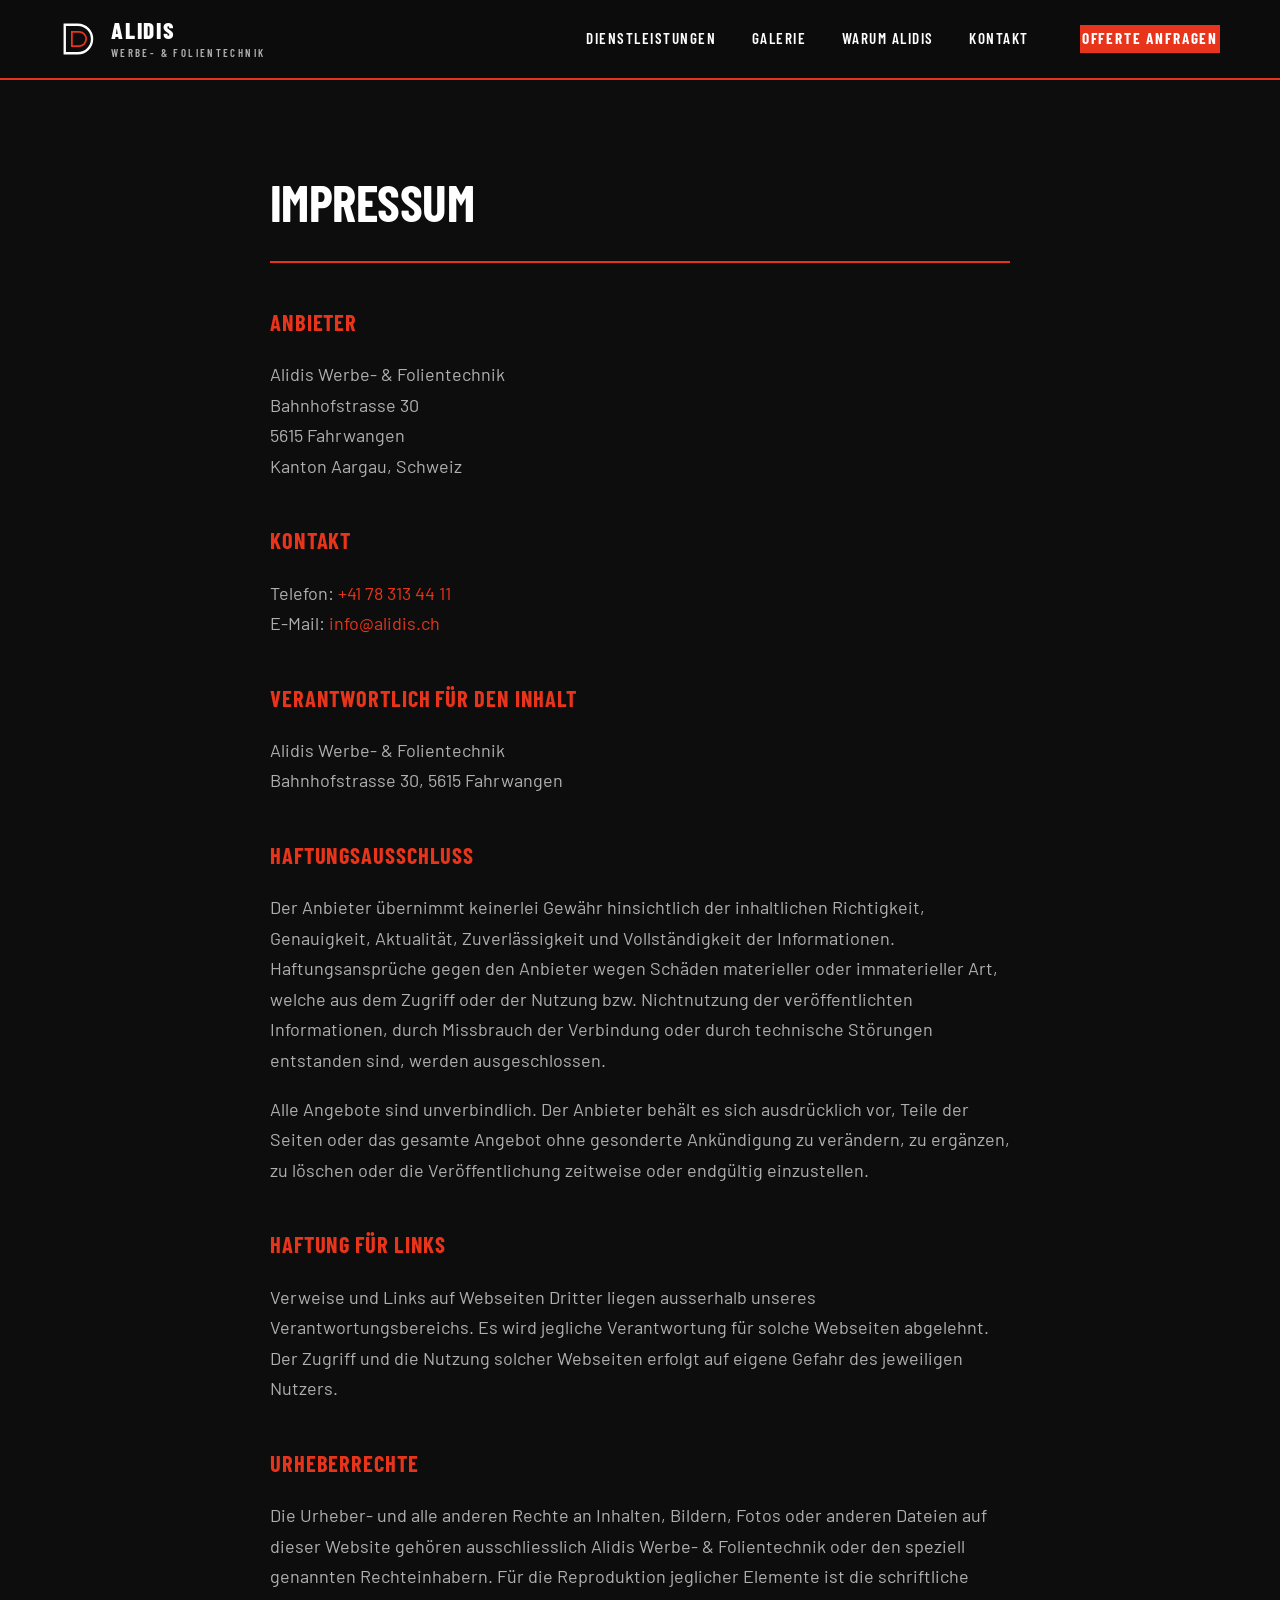
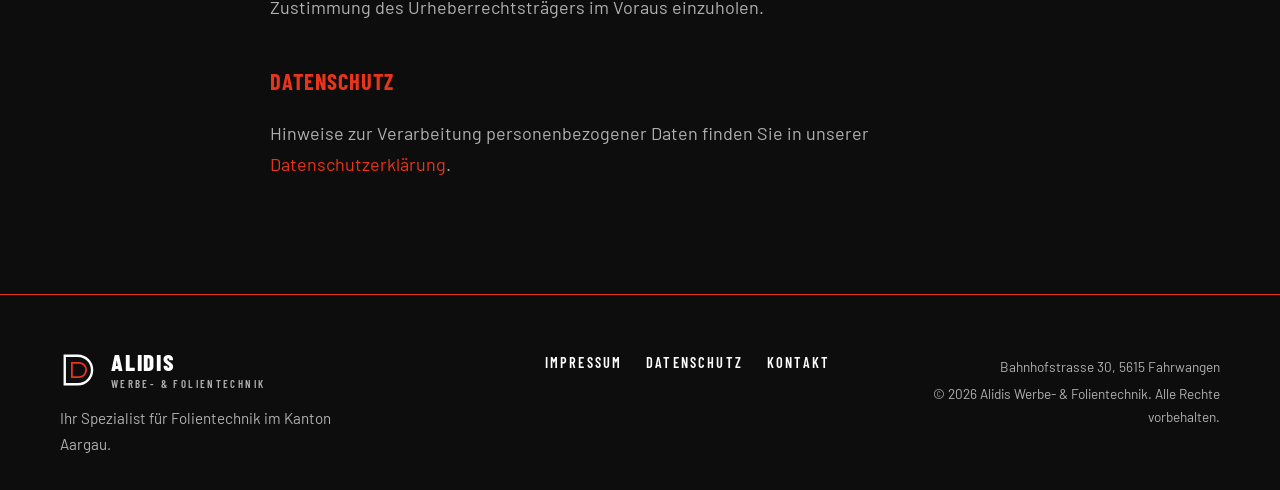
<file: impressum.html>
<!DOCTYPE html>
<html lang="de-CH">
<head>
  <meta charset="UTF-8">
  <meta name="viewport" content="width=device-width, initial-scale=1.0">
  <title>Impressum | Alidis Werbe- &amp; Folientechnik</title>

  <meta name="description" content="Impressum von Alidis Werbe- & Folientechnik, Bahnhofstrasse 30, 5615 Fahrwangen, Schweiz.">
  <meta name="robots" content="index,follow">
  <link rel="canonical" href="https://www.alidis.ch/impressum.html">

  <meta property="og:type" content="website">
  <meta property="og:title" content="Impressum | Alidis Werbe- & Folientechnik">
  <meta property="og:description" content="Impressum und Anbieterkennzeichnung gemäss Schweizer Recht.">
  <meta property="og:url" content="https://www.alidis.ch/impressum.html">

  <link rel="preconnect" href="https://fonts.googleapis.com">
  <link rel="preconnect" href="https://fonts.gstatic.com" crossorigin>
  <link href="https://fonts.googleapis.com/css2?family=Barlow:wght@300;400;600;700&family=Barlow+Condensed:wght@600;700;800&display=swap" rel="stylesheet">

  <link rel="stylesheet" href="css/styles.css">
</head>
<body>

  <a class="skip-link" href="#main">Zum Inhalt springen</a>

  <header class="nav" id="nav">
    <div class="nav__inner">
      <a class="nav__brand" href="index.html" aria-label="Alidis Startseite">
        <span class="logo-mark" aria-hidden="true">
          <svg viewBox="0 0 64 64" xmlns="http://www.w3.org/2000/svg">
            <path d="M8 8 H30 a24 24 0 0 1 0 48 H8 Z" fill="none" stroke="currentColor" stroke-width="4"/>
            <path d="M20 20 H32 a12 12 0 0 1 0 24 H20 Z" fill="none" stroke="#E8341A" stroke-width="3"/>
          </svg>
        </span>
        <span class="logo-text">
          <span class="logo-text__name">ALIDIS</span>
          <span class="logo-text__tag">Werbe- &amp; Folientechnik</span>
        </span>
      </a>

      <nav class="nav__links" id="nav-links" aria-label="Hauptnavigation">
        <a href="index.html#leistungen">Dienstleistungen</a>
        <a href="index.html#galerie">Galerie</a>
        <a href="index.html#warum">Warum Alidis</a>
        <a href="index.html#kontakt">Kontakt</a>
        <a class="btn btn--primary nav__cta" href="index.html#kontakt">Offerte anfragen</a>
      </nav>

      <button class="nav__toggle" id="nav-toggle" aria-label="Menü öffnen" aria-expanded="false" aria-controls="nav-links">
        <span></span><span></span><span></span>
      </button>
    </div>
  </header>

  <main id="main" class="legal">
    <div class="container legal__inner">
      <h1>Impressum</h1>

      <h2>Anbieter</h2>
      <p>
        Alidis Werbe- &amp; Folientechnik<br>
        Bahnhofstrasse 30<br>
        5615 Fahrwangen<br>
        Kanton Aargau, Schweiz
      </p>

      <h2>Kontakt</h2>
      <p>
        Telefon: <a href="tel:+41783134411">+41 78 313 44 11</a><br>
        E-Mail: <a href="mailto:info@alidis.ch">info@alidis.ch</a>
      </p>

      <h2>Verantwortlich für den Inhalt</h2>
      <p>
        Alidis Werbe- &amp; Folientechnik<br>
        Bahnhofstrasse 30, 5615 Fahrwangen
      </p>

      <h2>Haftungsausschluss</h2>
      <p>
        Der Anbieter übernimmt keinerlei Gewähr hinsichtlich der inhaltlichen Richtigkeit, Genauigkeit, Aktualität,
        Zuverlässigkeit und Vollständigkeit der Informationen. Haftungsansprüche gegen den Anbieter wegen Schäden materieller
        oder immaterieller Art, welche aus dem Zugriff oder der Nutzung bzw. Nichtnutzung der veröffentlichten Informationen,
        durch Missbrauch der Verbindung oder durch technische Störungen entstanden sind, werden ausgeschlossen.
      </p>
      <p>
        Alle Angebote sind unverbindlich. Der Anbieter behält es sich ausdrücklich vor, Teile der Seiten oder das gesamte
        Angebot ohne gesonderte Ankündigung zu verändern, zu ergänzen, zu löschen oder die Veröffentlichung zeitweise oder
        endgültig einzustellen.
      </p>

      <h2>Haftung für Links</h2>
      <p>
        Verweise und Links auf Webseiten Dritter liegen ausserhalb unseres Verantwortungsbereichs. Es wird jegliche
        Verantwortung für solche Webseiten abgelehnt. Der Zugriff und die Nutzung solcher Webseiten erfolgt auf eigene
        Gefahr des jeweiligen Nutzers.
      </p>

      <h2>Urheberrechte</h2>
      <p>
        Die Urheber- und alle anderen Rechte an Inhalten, Bildern, Fotos oder anderen Dateien auf dieser Website gehören
        ausschliesslich Alidis Werbe- &amp; Folientechnik oder den speziell genannten Rechteinhabern. Für die Reproduktion
        jeglicher Elemente ist die schriftliche Zustimmung des Urheberrechtsträgers im Voraus einzuholen.
      </p>

      <h2>Datenschutz</h2>
      <p>
        Hinweise zur Verarbeitung personenbezogener Daten finden Sie in unserer <a href="datenschutz.html">Datenschutzerklärung</a>.
      </p>
    </div>
  </main>

  <footer class="footer">
    <div class="container footer__inner">
      <div class="footer__brand">
        <a class="nav__brand" href="index.html" aria-label="Alidis Startseite">
          <span class="logo-mark" aria-hidden="true">
            <svg viewBox="0 0 64 64" xmlns="http://www.w3.org/2000/svg">
              <path d="M8 8 H30 a24 24 0 0 1 0 48 H8 Z" fill="none" stroke="currentColor" stroke-width="4"/>
              <path d="M20 20 H32 a12 12 0 0 1 0 24 H20 Z" fill="none" stroke="#E8341A" stroke-width="3"/>
            </svg>
          </span>
          <span class="logo-text">
            <span class="logo-text__name">ALIDIS</span>
            <span class="logo-text__tag">Werbe- &amp; Folientechnik</span>
          </span>
        </a>
        <p class="footer__tag">Ihr Spezialist für Folientechnik im Kanton Aargau.</p>
      </div>

      <nav class="footer__links" aria-label="Rechtliche Hinweise">
        <a href="impressum.html">Impressum</a>
        <a href="datenschutz.html">Datenschutz</a>
        <a href="index.html#kontakt">Kontakt</a>
      </nav>

      <div class="footer__meta">
        <p>Bahnhofstrasse 30, 5615 Fahrwangen</p>
        <p>&copy; <span id="year">2026</span> Alidis Werbe- &amp; Folientechnik. Alle Rechte vorbehalten.</p>
      </div>
    </div>
  </footer>

  <script src="js/main.js"></script>
</body>
</html>
</file>
<file: css/styles.css>
/* ============================================================
   Alidis Werbe- & Folientechnik – stylesheet
   ============================================================ */

:root {
  --c-red: #E8341A;
  --c-red-dim: #b8260f;
  --c-bg: #0D0D0D;
  --c-bg-mid: #1A1A1A;
  --c-bg-light: #2B2B2B;
  --c-text: #FFFFFF;
  --c-text-mute: #B0B0B0;
  --c-steel: #C0C0C0;
  --c-steel-dim: #A8A8A8;
  --c-navy: #0A1628;

  --ff-display: "Barlow Condensed", sans-serif;
  --ff-body: "Barlow", sans-serif;

  --container: 1240px;
  --pad: clamp(1.25rem, 4vw, 2.5rem);
  --nav-h: 78px;

  --ease: cubic-bezier(.2,.7,.2,1);
}

* { box-sizing: border-box; }

html {
  scroll-behavior: smooth;
  -webkit-text-size-adjust: 100%;
}

body {
  margin: 0;
  font-family: var(--ff-body);
  font-weight: 400;
  font-size: 17px;
  line-height: 1.7;
  color: var(--c-text);
  background: var(--c-bg);
  -webkit-font-smoothing: antialiased;
  text-rendering: optimizeLegibility;
  overflow-x: hidden;
}

img, svg, iframe { display: block; max-width: 100%; }

a {
  color: inherit;
  text-decoration: none;
  transition: color .2s var(--ease);
}

a:hover { color: var(--c-red); }

button { font-family: inherit; cursor: pointer; }

::selection { background: var(--c-red); color: #fff; }

.skip-link {
  position: absolute;
  left: -9999px;
  top: 0;
  background: var(--c-red);
  color: #fff;
  padding: .75rem 1.25rem;
  z-index: 999;
}
.skip-link:focus { left: 1rem; top: 1rem; }

.container {
  width: 100%;
  max-width: var(--container);
  margin: 0 auto;
  padding-left: var(--pad);
  padding-right: var(--pad);
}

/* ----- Logo ----- */

.logo-mark {
  display: inline-flex;
  width: 38px;
  height: 38px;
  color: var(--c-text);
}
.logo-mark svg { width: 100%; height: 100%; }
.logo-mark--xl {
  width: 64px;
  height: 64px;
  margin-bottom: 1.5rem;
  opacity: .9;
}

.logo-text {
  display: flex;
  flex-direction: column;
  line-height: 1;
}
.logo-text__name {
  font-family: var(--ff-display);
  font-weight: 800;
  font-size: 1.45rem;
  letter-spacing: .08em;
  text-transform: uppercase;
}
.logo-text__tag {
  font-family: var(--ff-display);
  font-weight: 600;
  font-size: .68rem;
  letter-spacing: .22em;
  text-transform: uppercase;
  color: var(--c-text-mute);
  margin-top: .35rem;
}

/* ----- Navigation ----- */

.nav {
  position: fixed;
  top: 0; left: 0; right: 0;
  z-index: 100;
  background: rgba(13,13,13, .85);
  backdrop-filter: blur(10px);
  -webkit-backdrop-filter: blur(10px);
  border-bottom: 2px solid var(--c-red);
  transition: background .25s var(--ease), padding .25s var(--ease);
}

.nav.scrolled {
  background: rgba(26,26,26, .95);
}

.nav__inner {
  max-width: var(--container);
  margin: 0 auto;
  padding: 1rem var(--pad);
  display: flex;
  align-items: center;
  justify-content: space-between;
  gap: 2rem;
  min-height: var(--nav-h);
}

.nav__brand {
  display: inline-flex;
  align-items: center;
  gap: .8rem;
  flex-shrink: 0;
}

.nav__brand:hover { color: var(--c-text); }
.nav__brand:hover .logo-text__name { color: var(--c-red); transition: color .2s var(--ease); }

.nav__links {
  display: flex;
  align-items: center;
  gap: 2.2rem;
  font-family: var(--ff-display);
  font-weight: 600;
  font-size: .95rem;
  text-transform: uppercase;
  letter-spacing: .1em;
}

.nav__links a {
  position: relative;
  padding: .25rem 0;
}
.nav__links a:not(.btn)::after {
  content: "";
  position: absolute;
  left: 0; right: 100%;
  bottom: -4px;
  height: 2px;
  background: var(--c-red);
  transition: right .25s var(--ease);
}
.nav__links a:not(.btn):hover::after { right: 0; }

.nav__cta { margin-left: 1rem; }

.nav__toggle {
  display: none;
  background: transparent;
  border: 0;
  width: 44px;
  height: 44px;
  position: relative;
  padding: 0;
}
.nav__toggle span {
  display: block;
  position: absolute;
  left: 10px; right: 10px;
  height: 2px;
  background: var(--c-text);
  transition: transform .2s var(--ease), opacity .2s var(--ease), top .2s var(--ease);
}
.nav__toggle span:nth-child(1) { top: 14px; }
.nav__toggle span:nth-child(2) { top: 21px; }
.nav__toggle span:nth-child(3) { top: 28px; }
body.menu-open .nav__toggle span:nth-child(1) { top: 21px; transform: rotate(45deg); }
body.menu-open .nav__toggle span:nth-child(2) { opacity: 0; }
body.menu-open .nav__toggle span:nth-child(3) { top: 21px; transform: rotate(-45deg); }

body.menu-open { overflow: hidden; }

/* ----- Buttons ----- */

.btn {
  display: inline-flex;
  align-items: center;
  gap: .6rem;
  padding: .9rem 1.5rem;
  font-family: var(--ff-display);
  font-weight: 700;
  font-size: .95rem;
  letter-spacing: .12em;
  text-transform: uppercase;
  border: 2px solid transparent;
  border-radius: 0;
  cursor: pointer;
  transition: all .25s var(--ease);
  line-height: 1;
}
.btn--primary {
  background: var(--c-red);
  color: #fff;
  border-color: var(--c-red);
}
.btn--primary:hover {
  background: var(--c-red-dim);
  border-color: var(--c-red-dim);
  color: #fff;
  transform: translateX(2px);
}
.btn--primary:hover span { transform: translateX(4px); }
.btn--primary span { transition: transform .25s var(--ease); }

.btn--ghost {
  background: transparent;
  color: var(--c-text);
  border-color: rgba(255,255,255,.25);
}
.btn--ghost:hover {
  border-color: var(--c-red);
  color: var(--c-red);
}

.btn--block {
  width: 100%;
  justify-content: center;
}

/* ----- Hero ----- */

.hero {
  position: relative;
  min-height: 100vh;
  display: flex;
  align-items: center;
  padding: calc(var(--nav-h) + 4rem) var(--pad) 8rem;
  overflow: hidden;
  background:
    radial-gradient(ellipse at 80% 20%, rgba(232,52,26,.18), transparent 55%),
    radial-gradient(ellipse at 10% 90%, rgba(10,22,40,.6), transparent 60%),
    linear-gradient(180deg, #0a0a0a 0%, #0D0D0D 70%, #131313 100%);
  clip-path: polygon(0 0, 100% 0, 100% calc(100% - 5vw), 0 100%);
}

.hero__bg {
  position: absolute;
  inset: 0;
  pointer-events: none;
}
.hero__line {
  position: absolute;
  height: 1px;
  background: linear-gradient(90deg, transparent, var(--c-red), transparent);
  transform-origin: left center;
  opacity: .5;
}
.hero__line--1 {
  top: 30%;
  left: -10%;
  width: 60%;
  transform: rotate(-12deg);
}
.hero__line--2 {
  top: 70%;
  left: 30%;
  width: 80%;
  transform: rotate(-12deg);
  opacity: .25;
}
.hero__line--3 {
  top: 50%;
  left: 50%;
  width: 100%;
  height: 2px;
  background: linear-gradient(90deg, transparent, rgba(192,192,192,.25), transparent);
  transform: rotate(-8deg);
}

.hero__inner {
  position: relative;
  max-width: var(--container);
  width: 100%;
  margin: 0 auto;
  z-index: 2;
}

.hero__mark { display: inline-flex; }

.hero__label {
  font-family: var(--ff-display);
  font-weight: 700;
  font-size: .85rem;
  letter-spacing: .25em;
  text-transform: uppercase;
  color: var(--c-red);
  margin: 0 0 1.5rem;
  padding-left: 3.5rem;
  position: relative;
}
.hero__label::before {
  content: "";
  position: absolute;
  left: 0;
  top: 50%;
  width: 2.5rem;
  height: 2px;
  background: var(--c-red);
}

.hero__title {
  font-family: var(--ff-display);
  font-weight: 800;
  font-size: clamp(2.8rem, 8.5vw, 6.5rem);
  line-height: .95;
  letter-spacing: -.01em;
  text-transform: uppercase;
  margin: 0 0 2rem;
}
.hero__title span {
  display: block;
}
.hero__title .stagger--accent {
  color: var(--c-red);
}

.hero__subline {
  max-width: 640px;
  font-size: 1.15rem;
  color: var(--c-text-mute);
  margin: 0 0 2.5rem;
  line-height: 1.6;
}

.hero__ctas {
  display: flex;
  flex-wrap: wrap;
  gap: 1rem;
}

.hero__scroll {
  position: absolute;
  left: 50%;
  bottom: 4rem;
  transform: translateX(-50%);
  width: 22px;
  height: 38px;
  border: 2px solid rgba(255,255,255,.3);
  border-radius: 12px;
  z-index: 2;
}
.hero__scroll span {
  position: absolute;
  left: 50%;
  top: 7px;
  width: 3px;
  height: 8px;
  background: var(--c-red);
  border-radius: 2px;
  transform: translateX(-50%);
  animation: scrollDot 1.8s infinite var(--ease);
}
@keyframes scrollDot {
  0%   { top: 7px; opacity: 1; }
  60%  { top: 20px; opacity: 0; }
  100% { top: 7px; opacity: 0; }
}

/* ----- Stagger entrance ----- */

.stagger {
  opacity: 0;
  transform: translateY(24px);
  animation: rise .9s var(--ease) forwards;
  animation-delay: var(--d, 0s);
}
@keyframes rise {
  to { opacity: 1; transform: translateY(0); }
}

/* ----- Sections ----- */

.section {
  position: relative;
  padding: clamp(5rem, 10vw, 9rem) 0;
}

.section--services {
  background: var(--c-bg-mid);
  margin-top: -5vw;
  padding-top: calc(clamp(5rem, 10vw, 9rem) + 5vw);
  clip-path: polygon(0 5vw, 100% 0, 100% 100%, 0 100%);
}

.section--why {
  background: var(--c-bg);
  position: relative;
}
.section--why::before {
  content: "";
  position: absolute;
  top: 0; left: 0; right: 0;
  height: 1px;
  background: linear-gradient(90deg, transparent, var(--c-red) 50%, transparent);
  opacity: .35;
}

.section--gallery {
  background: var(--c-bg-mid);
  clip-path: polygon(0 5vw, 100% 0, 100% calc(100% - 5vw), 0 100%);
  margin-top: -5vw;
  margin-bottom: -5vw;
  padding-top: calc(clamp(5rem, 10vw, 9rem) + 5vw);
  padding-bottom: calc(clamp(5rem, 10vw, 9rem) + 5vw);
}

.section--contact {
  background: var(--c-bg);
}

.section__head {
  max-width: 780px;
  margin: 0 auto 4rem;
  text-align: center;
}

.eyebrow {
  display: inline-block;
  font-family: var(--ff-display);
  font-weight: 700;
  font-size: .8rem;
  letter-spacing: .25em;
  text-transform: uppercase;
  color: var(--c-red);
  margin-bottom: 1rem;
  padding: 0 1.25rem;
  position: relative;
}
.eyebrow::before,
.eyebrow::after {
  content: "";
  position: absolute;
  top: 50%;
  width: 1.5rem;
  height: 1px;
  background: var(--c-red);
}
.eyebrow::before { right: 100%; }
.eyebrow::after { left: 100%; }

.section__title {
  font-family: var(--ff-display);
  font-weight: 700;
  font-size: clamp(2.2rem, 5vw, 3.4rem);
  line-height: 1.05;
  text-transform: uppercase;
  letter-spacing: -.01em;
  margin: 0 0 1.25rem;
}

.section__lead {
  font-size: 1.1rem;
  color: var(--c-text-mute);
  margin: 0;
}

/* ----- Service grid ----- */

.service-grid {
  display: grid;
  grid-template-columns: 1fr;
  gap: 1.25rem;
}

.service-card {
  background: var(--c-bg-light);
  border-left: 3px solid var(--c-red);
  padding: 2rem 1.75rem;
  position: relative;
  transition: transform .35s var(--ease), box-shadow .35s var(--ease), background .35s var(--ease);
  overflow: hidden;
}
.service-card::before {
  content: "";
  position: absolute;
  top: 0; right: 0;
  width: 2.5rem;
  height: 2.5rem;
  background: linear-gradient(135deg, transparent 50%, rgba(232,52,26,.12) 50%);
}
.service-card:hover {
  transform: translateY(-6px);
  box-shadow:
    0 0 0 1px var(--c-red),
    0 16px 36px -12px rgba(232,52,26,.35);
  background: #303030;
}

.service-card__icon {
  display: inline-flex;
  width: 48px;
  height: 48px;
  color: var(--c-red);
  margin-bottom: 1.25rem;
}
.service-card__icon svg { width: 100%; height: 100%; }

.service-card__title {
  font-family: var(--ff-display);
  font-weight: 700;
  font-size: 1.4rem;
  text-transform: uppercase;
  letter-spacing: .04em;
  margin: 0 0 .6rem;
  color: var(--c-text);
}

.service-card__text {
  font-size: .98rem;
  color: var(--c-text-mute);
  margin: 0;
  line-height: 1.65;
}

/* ----- Pillars ----- */

.pillars {
  display: grid;
  grid-template-columns: 1fr;
  gap: 2rem;
  position: relative;
}

.pillar {
  position: relative;
  padding: 2rem 1.5rem;
  overflow: hidden;
  border: 1px solid rgba(255,255,255,0.06);
  border-top: 3px solid rgba(255,255,255,0.1);
  transition:
    transform 0.35s ease,
    border-color 0.35s ease,
    box-shadow 0.35s ease,
    background 0.35s ease;
  cursor: default;
}

.pillar::before {
  content: '';
  position: absolute;
  bottom: 0;
  left: 0;
  width: 100%;
  height: 3px;
  background: #E8341A;
  transform: scaleX(0);
  transform-origin: left center;
  transition: transform 0.35s ease;
}

.pillar:hover {
  transform: translateY(-6px);
  background: #1E1E1E;
  border-color: rgba(232, 52, 26, 0.4);
  border-top-color: #E8341A;
  box-shadow:
    0 12px 40px rgba(0,0,0,0.5),
    0 0 0 1px rgba(232,52,26,0.15);
}

.pillar:hover::before {
  transform: scaleX(1);
}

.pillar__num {
  display: block;
  font-family: var(--ff-display);
  font-weight: 800;
  font-size: 3rem;
  line-height: 1;
  color: var(--c-red);
  margin-bottom: 1rem;
  transition: color 0.3s ease, text-shadow 0.3s ease;
}

.pillar:hover .pillar__num {
  color: #ff4d2e;
  text-shadow: 0 0 20px rgba(232,52,26,0.4);
}

.pillar__title {
  font-family: var(--ff-display);
  font-weight: 700;
  font-size: 1.7rem;
  text-transform: uppercase;
  margin: 0 0 .75rem;
  letter-spacing: .03em;
  transition: color 0.3s ease;
}

.pillar:hover .pillar__title {
  color: #FFFFFF;
}

.pillar__text {
  color: var(--c-text-mute);
  margin: 0;
  font-size: 1rem;
}

/* ----- Gallery ----- */

.gallery {
  display: grid;
  grid-template-columns: 1fr;
  gap: 1rem;
}

.gallery__tile {
  position: relative;
  aspect-ratio: 4/3;
  background: var(--c-bg-light);
  border: 2px dashed rgba(192,192,192,.25);
  color: var(--c-text-mute);
  display: flex;
  flex-direction: column;
  align-items: center;
  justify-content: center;
  gap: .8rem;
  padding: 1rem;
  transition: border-color .25s var(--ease), color .25s var(--ease), transform .35s var(--ease);
  font-family: var(--ff-display);
  font-weight: 600;
  font-size: .85rem;
  letter-spacing: .15em;
  text-transform: uppercase;
}
.gallery__tile:hover {
  border-color: var(--c-red);
  color: var(--c-red);
  transform: translateY(-4px);
}

.gallery__icon {
  display: inline-flex;
  width: 48px;
  height: 48px;
  color: currentColor;
  opacity: .6;
}

/* ----- Contact ----- */

.contact {
  display: grid;
  grid-template-columns: 1fr;
  gap: 2.5rem;
  margin-bottom: 4rem;
}

.contact__info {
  background: var(--c-bg-mid);
  padding: 2.5rem 2rem;
  border-left: 3px solid var(--c-red);
}

.contact__list {
  list-style: none;
  margin: 0 0 2rem;
  padding: 0;
  display: grid;
  gap: 1.5rem;
}
.contact__list li {
  display: flex;
  align-items: flex-start;
  gap: 1rem;
}
.contact__list a {
  font-family: var(--ff-display);
  font-weight: 700;
  font-size: 1.1rem;
  letter-spacing: .02em;
}
.contact__list address {
  font-style: normal;
  font-family: var(--ff-display);
  font-weight: 600;
  font-size: 1.05rem;
  line-height: 1.4;
}

.contact__icon {
  display: inline-flex;
  width: 28px;
  height: 28px;
  color: var(--c-red);
  flex-shrink: 0;
  margin-top: .15rem;
}

.contact__label {
  display: block;
  font-family: var(--ff-display);
  font-weight: 700;
  font-size: .7rem;
  letter-spacing: .25em;
  text-transform: uppercase;
  color: var(--c-text-mute);
  margin-bottom: .25rem;
}

.contact__hours p {
  margin: 0;
  font-size: .98rem;
  color: var(--c-text-mute);
}

.contact__form {
  background: var(--c-bg-mid);
  padding: 2.5rem 2rem;
  display: grid;
  gap: 1.25rem;
}

.field {
  display: grid;
  gap: .4rem;
}

.field label {
  font-family: var(--ff-display);
  font-weight: 600;
  font-size: .8rem;
  letter-spacing: .18em;
  text-transform: uppercase;
  color: var(--c-text-mute);
}
.field label span { color: var(--c-red); }

.field input,
.field textarea {
  font-family: var(--ff-body);
  font-size: 1rem;
  color: var(--c-text);
  background: var(--c-bg);
  border: 1px solid rgba(192,192,192,.2);
  padding: .9rem 1rem;
  width: 100%;
  transition: border-color .2s var(--ease), background .2s var(--ease);
  border-radius: 0;
}
.field input:focus,
.field textarea:focus {
  outline: none;
  border-color: var(--c-red);
  background: #050505;
}
.field textarea { resize: vertical; min-height: 130px; }

.map {
  position: relative;
  aspect-ratio: 16/7;
  border: 1px solid rgba(192,192,192,.15);
  filter: grayscale(.4) contrast(1.05);
  transition: filter .3s var(--ease);
}
.map:hover { filter: grayscale(0) contrast(1); }
.map iframe {
  width: 100%;
  height: 100%;
  border: 0;
}

/* ----- Footer ----- */

.footer {
  background: var(--c-bg);
  border-top: 1px solid var(--c-red);
  padding: 3.5rem 0 2rem;
}

.footer__inner {
  display: grid;
  grid-template-columns: 1fr;
  gap: 2.5rem;
}

.footer__brand .nav__brand { margin-bottom: 1rem; }
.footer__tag {
  color: var(--c-text-mute);
  font-size: .95rem;
  margin: 0;
  max-width: 320px;
}

.footer__links {
  display: flex;
  flex-wrap: wrap;
  gap: 1.5rem;
  font-family: var(--ff-display);
  font-weight: 600;
  font-size: .9rem;
  letter-spacing: .15em;
  text-transform: uppercase;
}

.footer__meta {
  font-size: .85rem;
  color: var(--c-text-mute);
}
.footer__meta p { margin: .25rem 0; }

/* ----- Reveal on scroll ----- */

.reveal {
  opacity: 0;
  transform: translateY(28px);
  transition: opacity .7s var(--ease), transform .7s var(--ease);
}
.reveal.visible {
  opacity: 1;
  transform: translateY(0);
}

/* ----- Lightbox ----- */

.lightbox {
  position: fixed;
  inset: 0;
  background: rgba(5,5,5, .92);
  display: flex;
  align-items: center;
  justify-content: center;
  z-index: 200;
  padding: 2rem;
  backdrop-filter: blur(6px);
  -webkit-backdrop-filter: blur(6px);
}
.lightbox[hidden] { display: none; }

.lightbox__close {
  position: absolute;
  top: 1.25rem;
  right: 1.5rem;
  background: transparent;
  border: 0;
  color: #fff;
  font-size: 2.5rem;
  line-height: 1;
  width: 48px;
  height: 48px;
  transition: color .2s var(--ease), transform .2s var(--ease);
}
.lightbox__close:hover { color: var(--c-red); transform: rotate(90deg); }

.lightbox__content {
  width: min(900px, 100%);
  background: var(--c-bg-mid);
  border-left: 3px solid var(--c-red);
  padding: 4rem 2rem;
  text-align: center;
}

.lightbox__placeholder .gallery__icon {
  width: 64px;
  height: 64px;
  margin: 0 auto 1.25rem;
  color: var(--c-red);
  opacity: .8;
}

.lightbox__caption {
  font-family: var(--ff-display);
  font-weight: 700;
  font-size: 1.1rem;
  letter-spacing: .15em;
  text-transform: uppercase;
  color: var(--c-text-mute);
  margin: 0;
}

/* ----- Legal pages ----- */

.legal {
  padding: calc(var(--nav-h) + 5rem) 0 6rem;
  background: var(--c-bg);
}
.legal__inner { max-width: 820px; }
.legal h1 {
  font-family: var(--ff-display);
  font-weight: 700;
  font-size: clamp(2.2rem, 5vw, 3.2rem);
  text-transform: uppercase;
  letter-spacing: -.01em;
  margin: 0 0 2rem;
  padding-bottom: 1rem;
  border-bottom: 2px solid var(--c-red);
}
.legal h2 {
  font-family: var(--ff-display);
  font-weight: 700;
  font-size: 1.4rem;
  text-transform: uppercase;
  letter-spacing: .04em;
  color: var(--c-red);
  margin: 2.5rem 0 .75rem;
}
.legal h3 {
  font-family: var(--ff-display);
  font-weight: 700;
  font-size: 1.1rem;
  text-transform: uppercase;
  letter-spacing: .05em;
  margin: 1.75rem 0 .5rem;
}
.legal p, .legal li { color: var(--c-text-mute); }
.legal a { color: var(--c-red); }
.legal a:hover { text-decoration: underline; }
.legal ul { padding-left: 1.25rem; }

/* ============================================================
   Breakpoints
   ============================================================ */

@media (min-width: 600px) {
  .service-grid { grid-template-columns: repeat(2, 1fr); }
  .gallery { grid-template-columns: repeat(2, 1fr); }
  .pillars { grid-template-columns: repeat(2, 1fr); }
}

@media (min-width: 768px) {
  body { font-size: 18px; }
  .footer__inner {
    grid-template-columns: 1.4fr 1fr 1fr;
    align-items: start;
  }
  .footer__links { justify-content: flex-start; }
  .footer__meta { text-align: right; }
  .contact { grid-template-columns: 1fr 1.3fr; }
  .gallery { grid-template-columns: repeat(3, 1fr); }
}

@media (min-width: 1024px) {
  .service-grid { grid-template-columns: repeat(4, 1fr); gap: 1.5rem; }
  .pillars { grid-template-columns: repeat(4, 1fr); }
  .pillar { padding: 2.5rem 1.5rem; }
  .pillar:not(:last-child)::after {
    content: "";
    position: absolute;
    top: 50%;
    right: 0;
    width: 1px;
    height: 60%;
    background: linear-gradient(180deg, transparent, var(--c-red), transparent);
    opacity: .35;
    transform: translateY(-50%);
  }
}

/* ----- Mobile navigation ----- */

@media (max-width: 1023px) {
  .nav__toggle {
    display: block;
    position: relative;
    z-index: 10001;
  }

  .nav__brand {
    position: relative;
    z-index: 10001;
  }

  .nav__links {
    position: fixed;
    top: 0;
    left: 0;
    width: 100%;
    height: 100%;
    background: #0D0D0D;
    flex-direction: column;
    align-items: center;
    justify-content: center;
    gap: 2rem;
    z-index: 9999;
    padding: 4rem 2rem;
    opacity: 0;
    visibility: hidden;
    transition: opacity .25s var(--ease), visibility .25s var(--ease);
  }

  body.menu-open .nav__links {
    opacity: 1;
    visibility: visible;
  }

  .nav__links a:not(.btn) {
    font-family: var(--ff-display);
    font-weight: 700;
    font-size: 2.25rem;
    letter-spacing: .1em;
    text-transform: uppercase;
    color: #fff;
    opacity: 0;
    transform: translateY(20px);
    padding: 0;
    transition: color .2s var(--ease);
  }
  .nav__links a:not(.btn):hover { color: var(--c-red); }
  .nav__links a:not(.btn)::after { display: none; }

  .nav__cta {
    margin-left: 0;
    margin-top: 1rem;
    font-size: 1rem;
    opacity: 0;
    transform: translateY(20px);
  }

  body.menu-open .nav__links > a:nth-child(1) { animation: menuLinkIn .4s var(--ease) .1s forwards; }
  body.menu-open .nav__links > a:nth-child(2) { animation: menuLinkIn .4s var(--ease) .15s forwards; }
  body.menu-open .nav__links > a:nth-child(3) { animation: menuLinkIn .4s var(--ease) .2s forwards; }
  body.menu-open .nav__links > a:nth-child(4) { animation: menuLinkIn .4s var(--ease) .25s forwards; }
  body.menu-open .nav__links > a:nth-child(5) { animation: menuLinkIn .4s var(--ease) .3s forwards; }
}

@keyframes menuLinkIn {
  to { opacity: 1; transform: translateY(0); }
}

/* ----- Reduced motion ----- */

@media (prefers-reduced-motion: reduce) {
  *, *::before, *::after {
    animation-duration: .01ms !important;
    transition-duration: .01ms !important;
  }
  html { scroll-behavior: auto; }
  .reveal { opacity: 1; transform: none; }
  .stagger { opacity: 1; transform: none; animation: none; }
}
</file>
